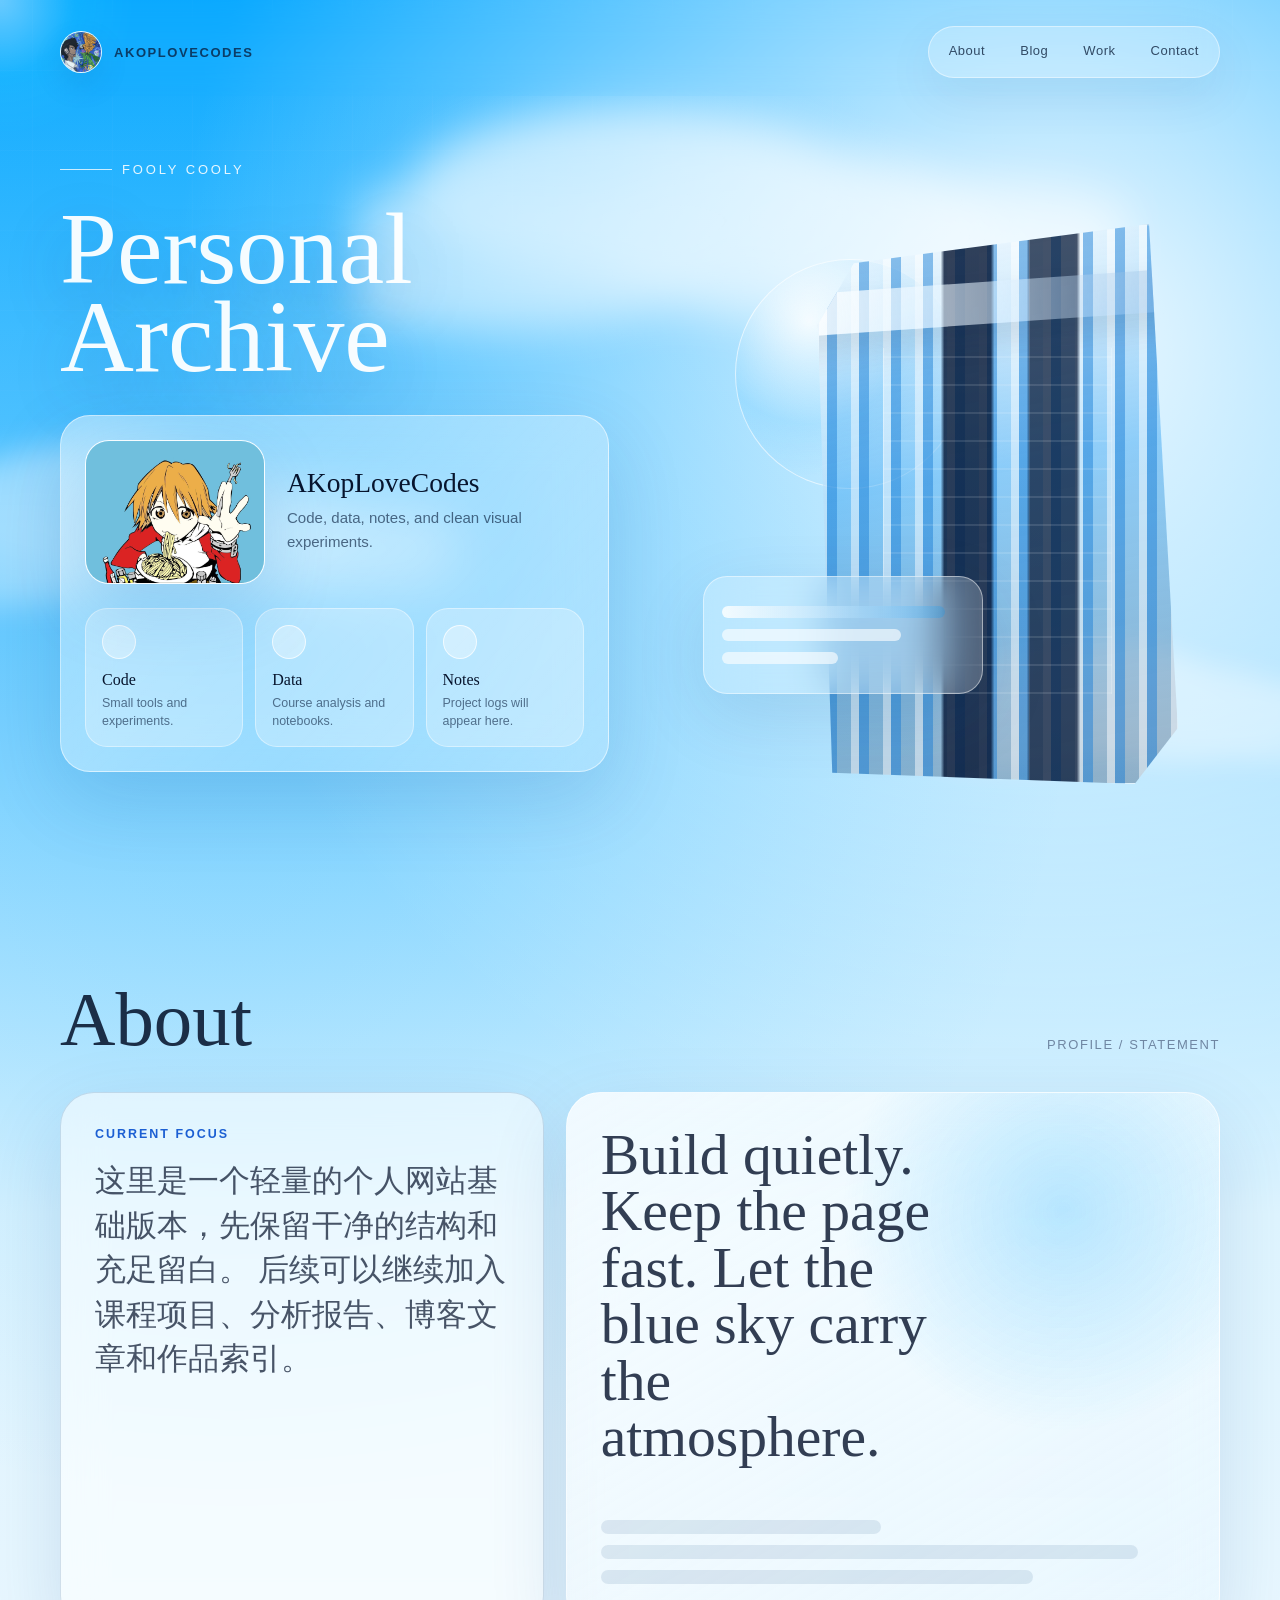
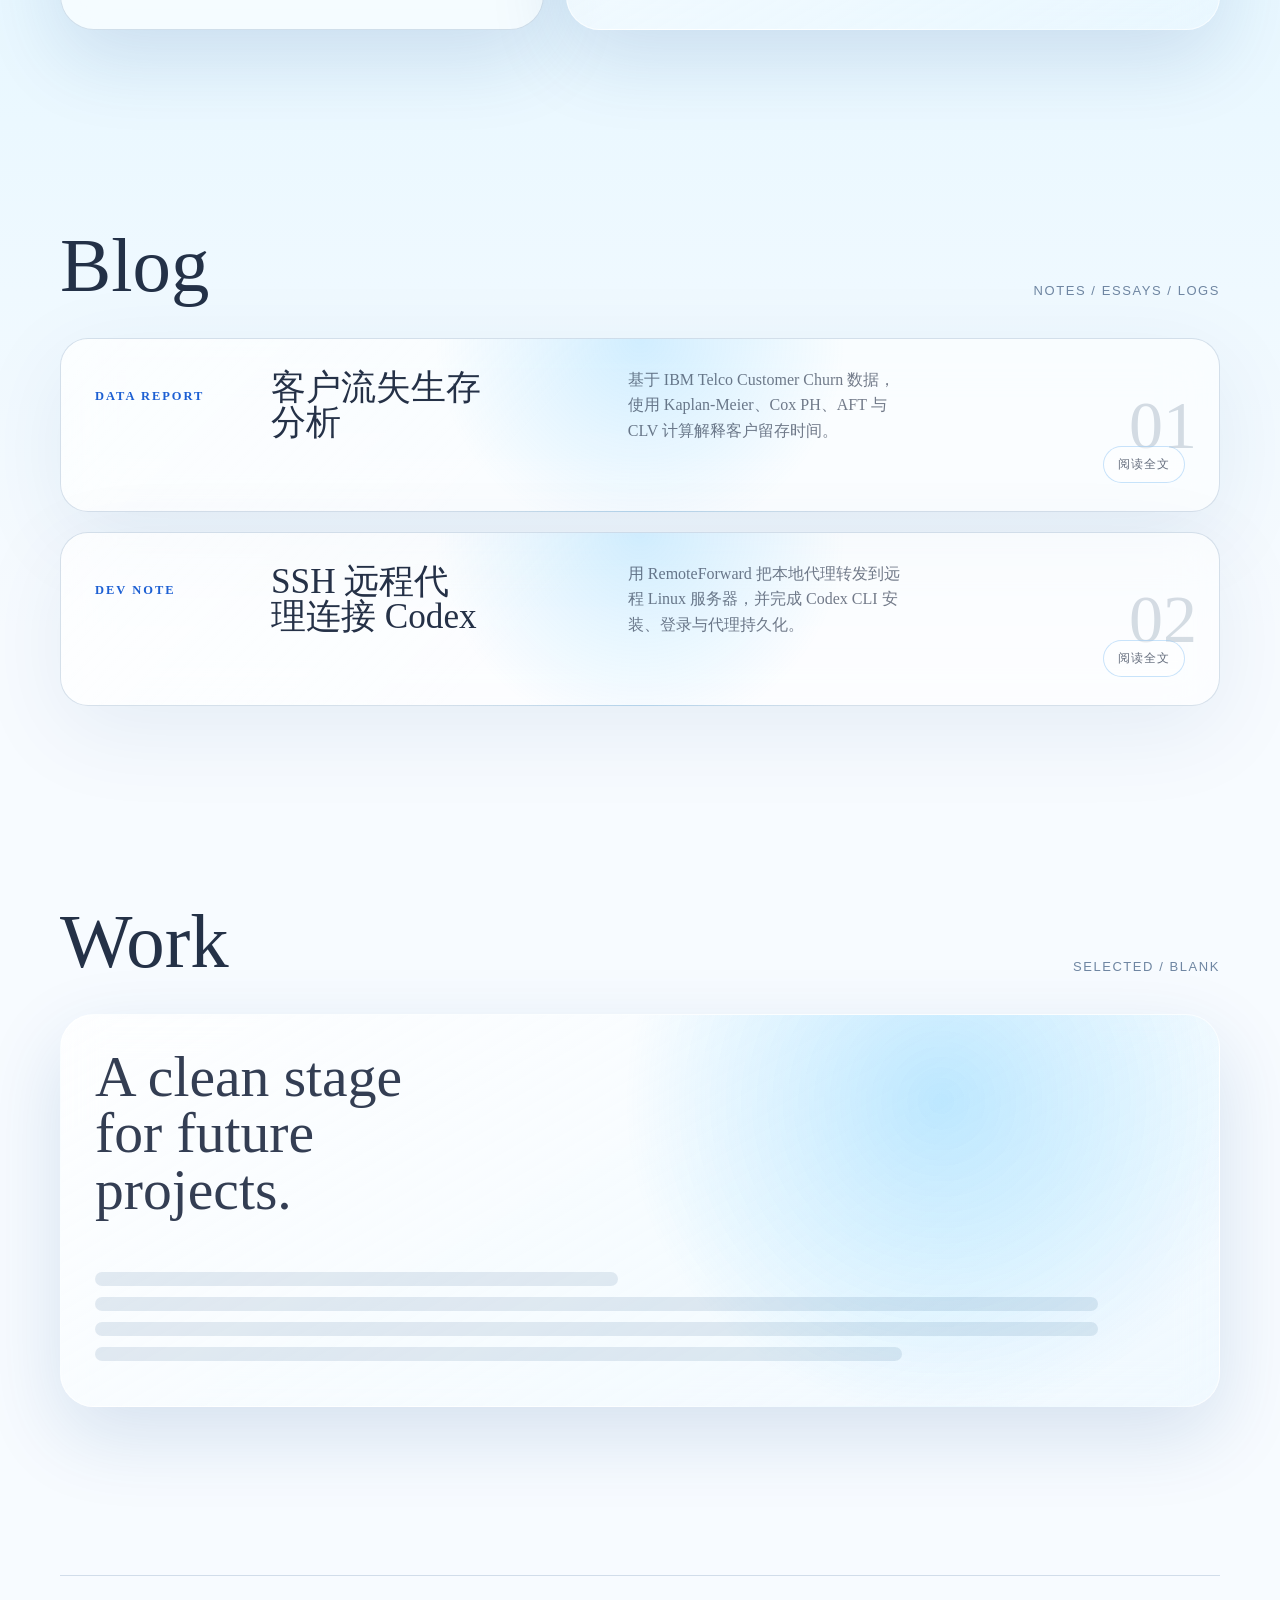
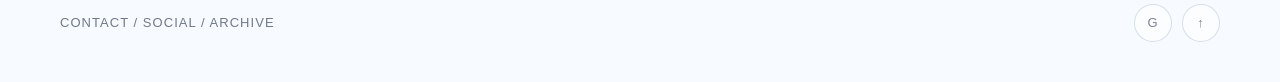
<file: index.html>
<!doctype html>
<html lang="zh-CN">
  <head>
    <meta charset="utf-8">
    <meta name="viewport" content="width=device-width, initial-scale=1">
    <meta
      name="description"
      content="AKopLoveCodes 的个人主页，采用蓝白极简艺术风格。"
    >
    <title>AKopLoveCodes | Personal Archive</title>
    <link rel="stylesheet" href="assets/style.css">
    <script src="assets/site.js" defer></script>
  </head>
  <body>
    <div class="progress" id="progress" aria-hidden="true"></div>
    <div class="cursor-glow" id="cursorGlow" aria-hidden="true"></div>

    <div class="clouds" aria-hidden="true">
      <div class="cloud one"></div>
      <div class="cloud two"></div>
      <div class="cloud three"></div>
    </div>

    <main class="page">
      <header>
        <a class="brand" href="#top" aria-label="回到顶部">
          <span class="brand-mark">
            <img src="assets/images/site/brand-avatar.jpg" alt="">
          </span>
          <span>AKopLoveCodes</span>
        </a>
        <nav aria-label="主导航">
          <a href="#about">About</a>
          <a href="#blog">Blog</a>
          <a href="#work">Work</a>
          <a href="#contact">Contact</a>
        </nav>
      </header>

      <section class="hero" id="top">
        <div class="hero-copy reveal">
          <div class="eyebrow">Fooly Cooly</div>
          <h1>Personal<br>Archive</h1>
          <div class="intro-panel">
            <div class="intro-head">
              <div class="avatar">
                <img src="assets/images/site/hero-avatar.jpg" alt="Fooly Cooly avatar">
              </div>
              <div>
                <p class="profile-name">AKopLoveCodes</p>
                <p class="profile-role">Code, data, notes, and clean visual experiments.</p>
              </div>
            </div>
            <div class="intro-grid" aria-label="个人主页重点">
              <div class="mini">
                <span></span>
                <strong>Code</strong>
                <p>Small tools and experiments.</p>
              </div>
              <div class="mini">
                <span></span>
                <strong>Data</strong>
                <p>Course analysis and notebooks.</p>
              </div>
              <div class="mini">
                <span></span>
                <strong>Notes</strong>
                <p>Project logs will appear here.</p>
              </div>
            </div>
          </div>
        </div>

        <div class="visual reveal" aria-hidden="true">
          <div class="orb"></div>
          <div class="tower"></div>
          <div class="caption">
            <div class="line blue long"></div>
            <div class="line mid"></div>
            <div class="line short"></div>
          </div>
        </div>
      </section>

      <section id="about" class="reveal">
        <div class="section-title">
          <h2>About</h2>
          <p>profile / statement</p>
        </div>
        <div class="about-wrap">
          <div class="large-panel">
            <p class="kicker">Current Focus</p>
            <p class="panel-copy">
              这里是一个轻量的个人网站基础版本，先保留干净的结构和充足留白。
              后续可以继续加入课程项目、分析报告、博客文章和作品索引。
            </p>
          </div>
          <div class="statement">
            <p class="statement-text">
              Build quietly. Keep the page fast. Let the blue sky carry the atmosphere.
            </p>
            <div class="line blue short"></div>
            <div class="line long"></div>
            <div class="line mid"></div>
          </div>
        </div>
      </section>

      <section id="blog" class="reveal">
        <div class="section-title">
          <h2>Blog</h2>
          <p>notes / essays / logs</p>
        </div>
        <div class="blog-grid">
          <a class="card blog-card" href="blog/telco-survival-analysis-report.html" aria-label="打开客户流失生存分析报告">
            <div class="card-inner">
              <p class="card-label">Data Report</p>
              <h3>客户流失生存分析</h3>
              <p>基于 IBM Telco Customer Churn 数据，使用 Kaplan-Meier、Cox PH、AFT 与 CLV 计算解释客户留存时间。</p>
            </div>
            <div class="card-index">01</div>
            <span class="card-cta">阅读全文</span>
          </a>
          <a class="card blog-card" href="blog/ssh-remote-proxy-codex.html" aria-label="打开 SSH 远程代理连接 Codex 教程">
            <div class="card-inner">
              <p class="card-label">Dev Note</p>
              <h3>SSH 远程代理连接 Codex</h3>
              <p>用 RemoteForward 把本地代理转发到远程 Linux 服务器，并完成 Codex CLI 安装、登录与代理持久化。</p>
            </div>
            <div class="card-index">02</div>
            <span class="card-cta">阅读全文</span>
          </a>
        </div>
      </section>

      <section id="work" class="reveal">
        <div class="section-title">
          <h2>Work</h2>
          <p>selected / blank</p>
        </div>
        <div class="statement work-panel">
          <p class="statement-text">A clean stage for future projects.</p>
          <div class="line blue short"></div>
          <div class="line long"></div>
          <div class="line long"></div>
          <div class="line mid"></div>
        </div>
      </section>

      <footer id="contact">
        <div class="footer-panel reveal">
          <span>Contact / Social / Archive</span>
          <div class="social" aria-label="社交链接">
            <a href="https://github.com/AKopLoveCodes" aria-label="GitHub">G</a>
            <a href="#top" aria-label="Back to top">↑</a>
          </div>
        </div>
      </footer>
    </main>
  </body>
</html>
</file>
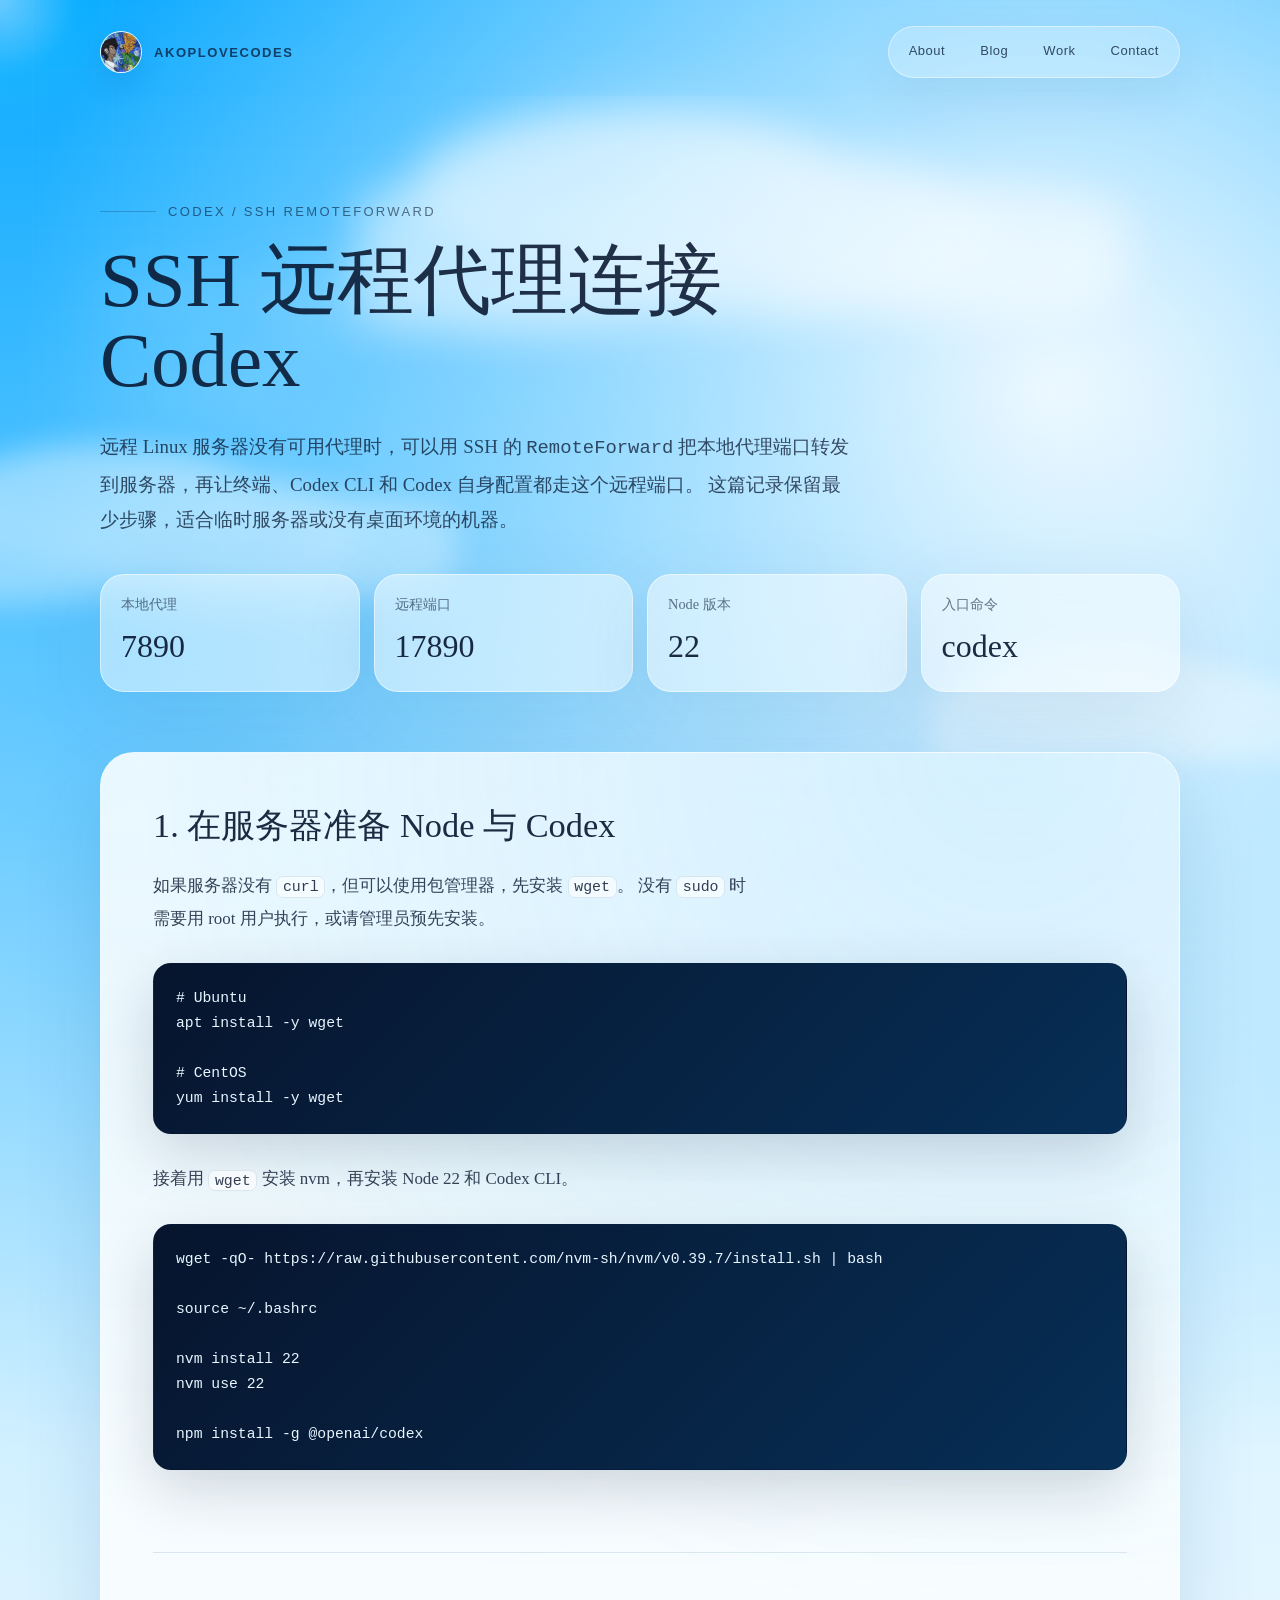
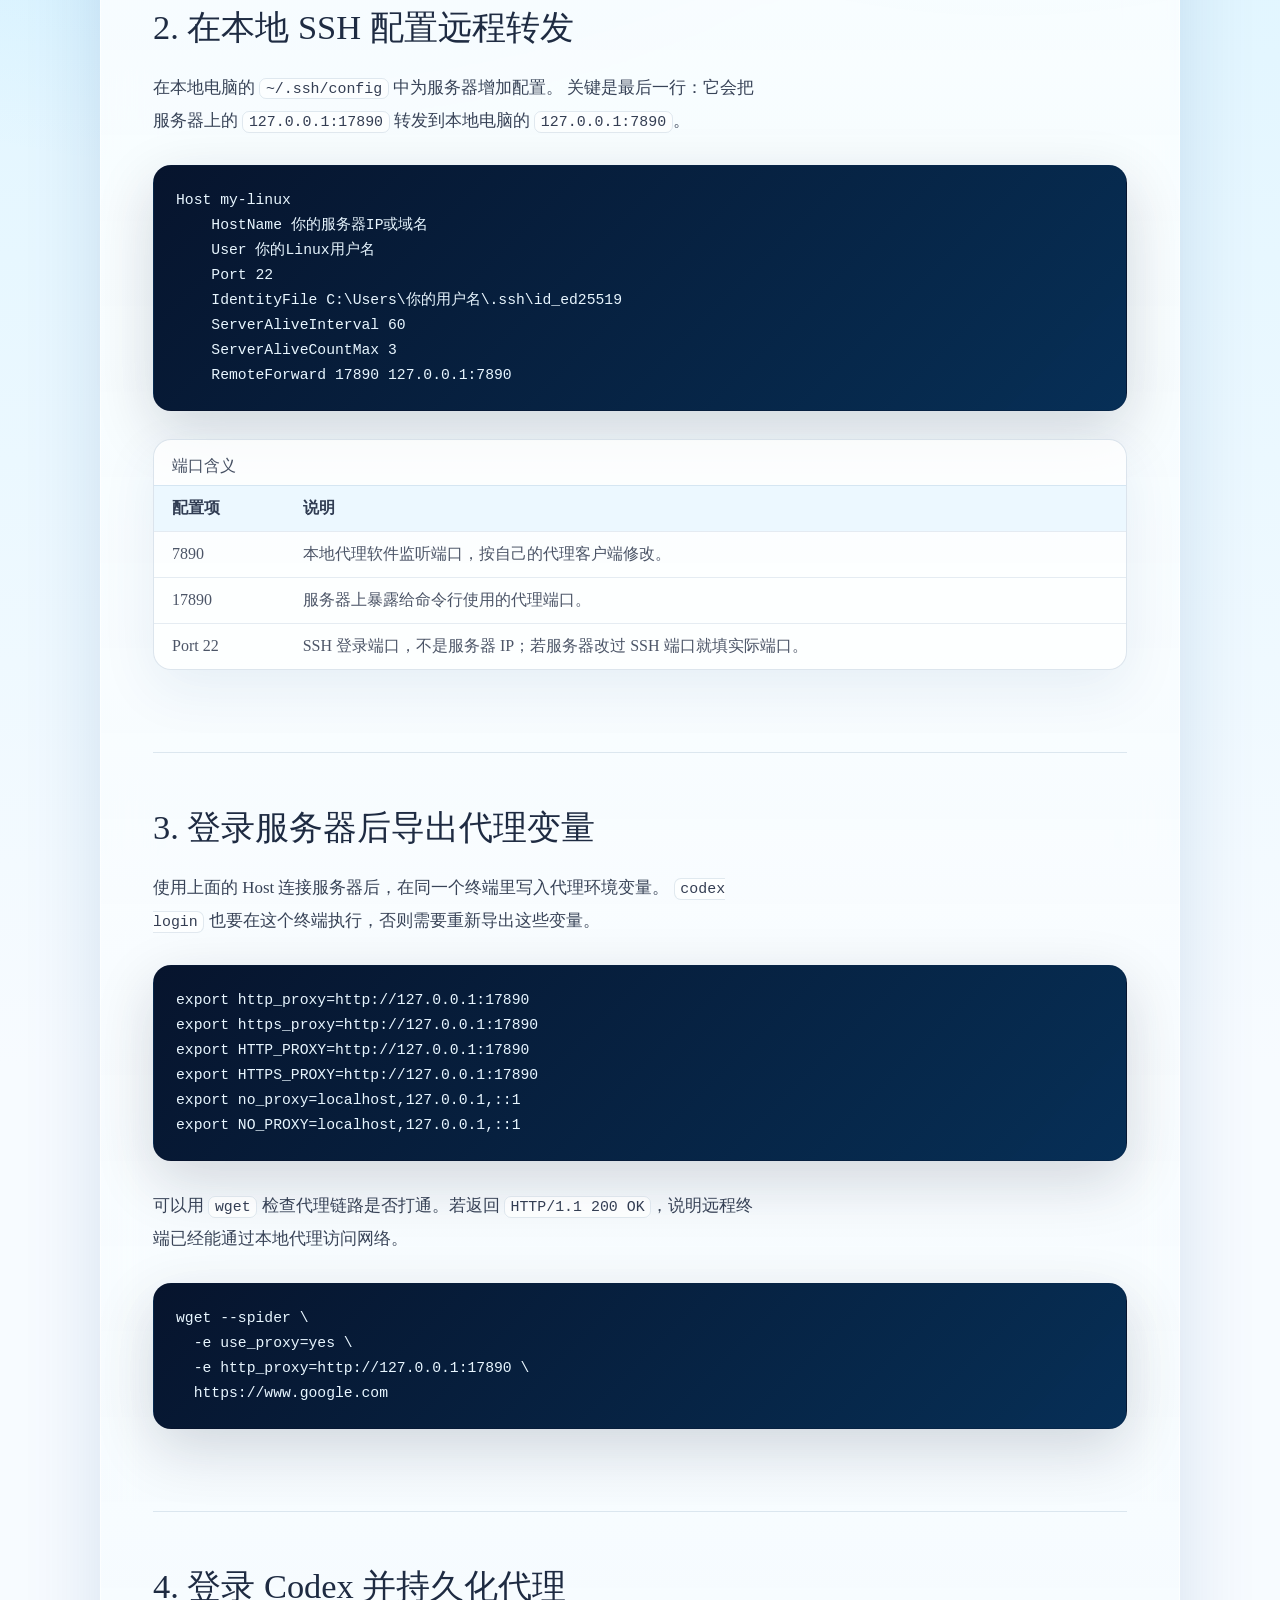
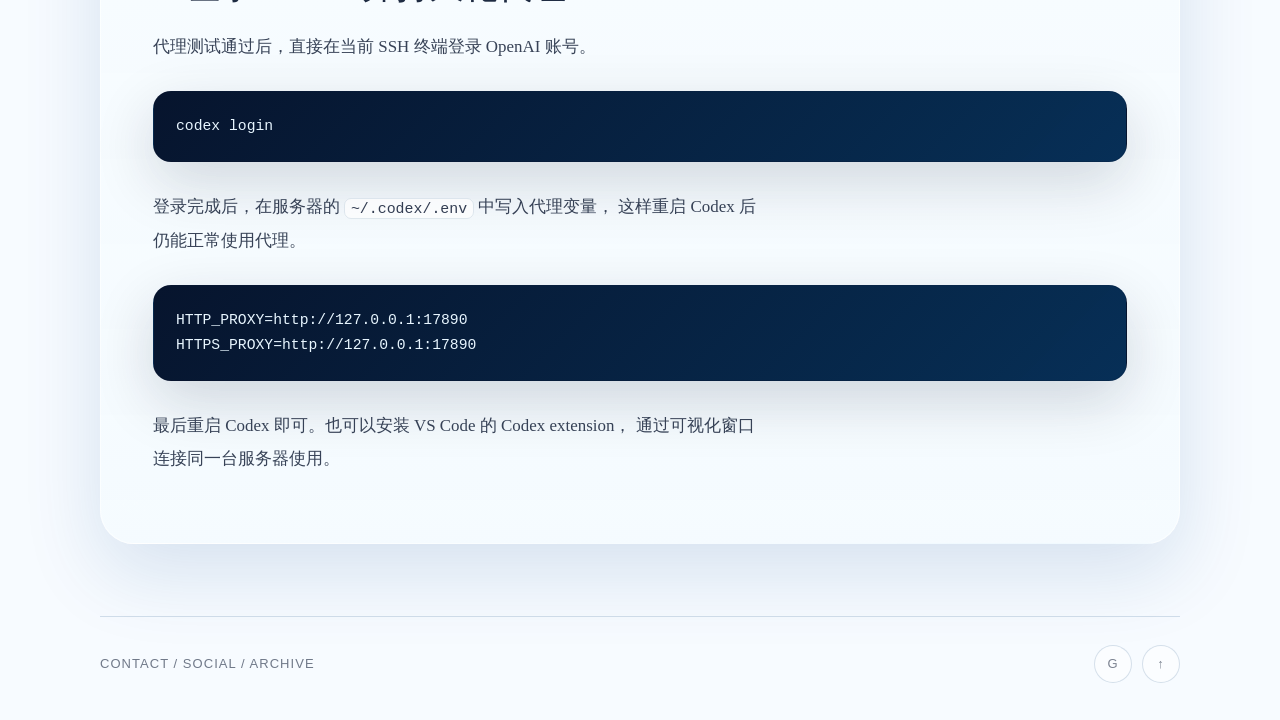
<file: blog/ssh-remote-proxy-codex.html>
<!doctype html>
<html lang="zh-CN">
  <head>
    <meta charset="utf-8">
    <meta name="viewport" content="width=device-width, initial-scale=1">
    <meta
      name="description"
      content="通过 SSH RemoteForward 将本地代理转发到远程 Linux 服务器，并在服务器上安装、登录和配置 Codex。"
    >
    <title>SSH 远程代理连接 Codex | AKopLoveCodes</title>
    <link rel="stylesheet" href="../assets/style.css">
    <script src="../assets/site.js" defer></script>
  </head>
  <body>
    <div class="progress" id="progress" aria-hidden="true"></div>
    <div class="cursor-glow" id="cursorGlow" aria-hidden="true"></div>

    <div class="clouds" aria-hidden="true">
      <div class="cloud one"></div>
      <div class="cloud two"></div>
      <div class="cloud three"></div>
    </div>

    <main class="page article-page">
      <header>
        <a class="brand" href="../index.html#top" aria-label="回到主页">
          <span class="brand-mark">
            <img src="../assets/images/site/brand-avatar.jpg" alt="">
          </span>
          <span>AKopLoveCodes</span>
        </a>
        <nav aria-label="主导航">
          <a href="../index.html#about">About</a>
          <a href="../index.html#blog">Blog</a>
          <a href="../index.html#work">Work</a>
          <a href="../index.html#contact">Contact</a>
        </nav>
      </header>

      <article class="article-shell">
        <section class="article-hero reveal">
          <p class="article-kicker">Codex / SSH RemoteForward</p>
          <h1>SSH 远程代理连接 Codex</h1>
          <p class="article-lead">
            远程 Linux 服务器没有可用代理时，可以用 SSH 的 <code>RemoteForward</code>
            把本地代理端口转发到服务器，再让终端、Codex CLI 和 Codex 自身配置都走这个远程端口。
            这篇记录保留最少步骤，适合临时服务器或没有桌面环境的机器。
          </p>
          <div class="metric-grid" aria-label="教程关键参数">
            <div class="metric">
              <span>本地代理</span>
              <strong>7890</strong>
            </div>
            <div class="metric">
              <span>远程端口</span>
              <strong>17890</strong>
            </div>
            <div class="metric">
              <span>Node 版本</span>
              <strong>22</strong>
            </div>
            <div class="metric">
              <span>入口命令</span>
              <strong>codex</strong>
            </div>
          </div>
        </section>

        <div class="article-body reveal">
          <section class="article-section">
            <h2>1. 在服务器准备 Node 与 Codex</h2>
            <p>
              如果服务器没有 <code>curl</code>，但可以使用包管理器，先安装 <code>wget</code>。
              没有 <code>sudo</code> 时需要用 root 用户执行，或请管理员预先安装。
            </p>
            <pre class="article-code"><code># Ubuntu
apt install -y wget

# CentOS
yum install -y wget</code></pre>
            <p>
              接着用 <code>wget</code> 安装 nvm，再安装 Node 22 和 Codex CLI。
            </p>
            <pre class="article-code"><code>wget -qO- https://raw.githubusercontent.com/nvm-sh/nvm/v0.39.7/install.sh | bash

source ~/.bashrc

nvm install 22
nvm use 22

npm install -g @openai/codex</code></pre>
          </section>

          <section class="article-section">
            <h2>2. 在本地 SSH 配置远程转发</h2>
            <p>
              在本地电脑的 <code>~/.ssh/config</code> 中为服务器增加配置。
              关键是最后一行：它会把服务器上的 <code>127.0.0.1:17890</code>
              转发到本地电脑的 <code>127.0.0.1:7890</code>。
            </p>
            <pre class="article-code"><code>Host my-linux
    HostName 你的服务器IP或域名
    User 你的Linux用户名
    Port 22
    IdentityFile C:\Users\你的用户名\.ssh\id_ed25519
    ServerAliveInterval 60
    ServerAliveCountMax 3
    RemoteForward 17890 127.0.0.1:7890</code></pre>
            <div class="table-wrap">
              <table class="report-table">
                <caption>端口含义</caption>
                <thead>
                  <tr>
                    <th>配置项</th>
                    <th>说明</th>
                  </tr>
                </thead>
                <tbody>
                  <tr><td>7890</td><td>本地代理软件监听端口，按自己的代理客户端修改。</td></tr>
                  <tr><td>17890</td><td>服务器上暴露给命令行使用的代理端口。</td></tr>
                  <tr><td>Port 22</td><td>SSH 登录端口，不是服务器 IP；若服务器改过 SSH 端口就填实际端口。</td></tr>
                </tbody>
              </table>
            </div>
          </section>

          <section class="article-section">
            <h2>3. 登录服务器后导出代理变量</h2>
            <p>
              使用上面的 Host 连接服务器后，在同一个终端里写入代理环境变量。
              <code>codex login</code> 也要在这个终端执行，否则需要重新导出这些变量。
            </p>
            <pre class="article-code"><code>export http_proxy=http://127.0.0.1:17890
export https_proxy=http://127.0.0.1:17890
export HTTP_PROXY=http://127.0.0.1:17890
export HTTPS_PROXY=http://127.0.0.1:17890
export no_proxy=localhost,127.0.0.1,::1
export NO_PROXY=localhost,127.0.0.1,::1</code></pre>
            <p>
              可以用 <code>wget</code> 检查代理链路是否打通。若返回
              <code>HTTP/1.1 200 OK</code>，说明远程终端已经能通过本地代理访问网络。
            </p>
            <pre class="article-code"><code>wget --spider \
  -e use_proxy=yes \
  -e http_proxy=http://127.0.0.1:17890 \
  https://www.google.com</code></pre>
          </section>

          <section class="article-section">
            <h2>4. 登录 Codex 并持久化代理</h2>
            <p>
              代理测试通过后，直接在当前 SSH 终端登录 OpenAI 账号。
            </p>
            <pre class="article-code"><code>codex login</code></pre>
            <p>
              登录完成后，在服务器的 <code>~/.codex/.env</code> 中写入代理变量，
              这样重启 Codex 后仍能正常使用代理。
            </p>
            <pre class="article-code"><code>HTTP_PROXY=http://127.0.0.1:17890
HTTPS_PROXY=http://127.0.0.1:17890</code></pre>
            <p>
              最后重启 Codex 即可。也可以安装 VS Code 的 Codex extension，
              通过可视化窗口连接同一台服务器使用。
            </p>
          </section>
        </div>
      </article>

      <footer id="contact">
        <div class="footer-panel reveal">
          <span>Contact / Social / Archive</span>
          <div class="social" aria-label="社交链接">
            <a href="https://github.com/AKopLoveCodes" aria-label="GitHub">G</a>
            <a href="../index.html#blog" aria-label="Back to blog">↑</a>
          </div>
        </div>
      </footer>
    </main>
  </body>
</html>
</file>
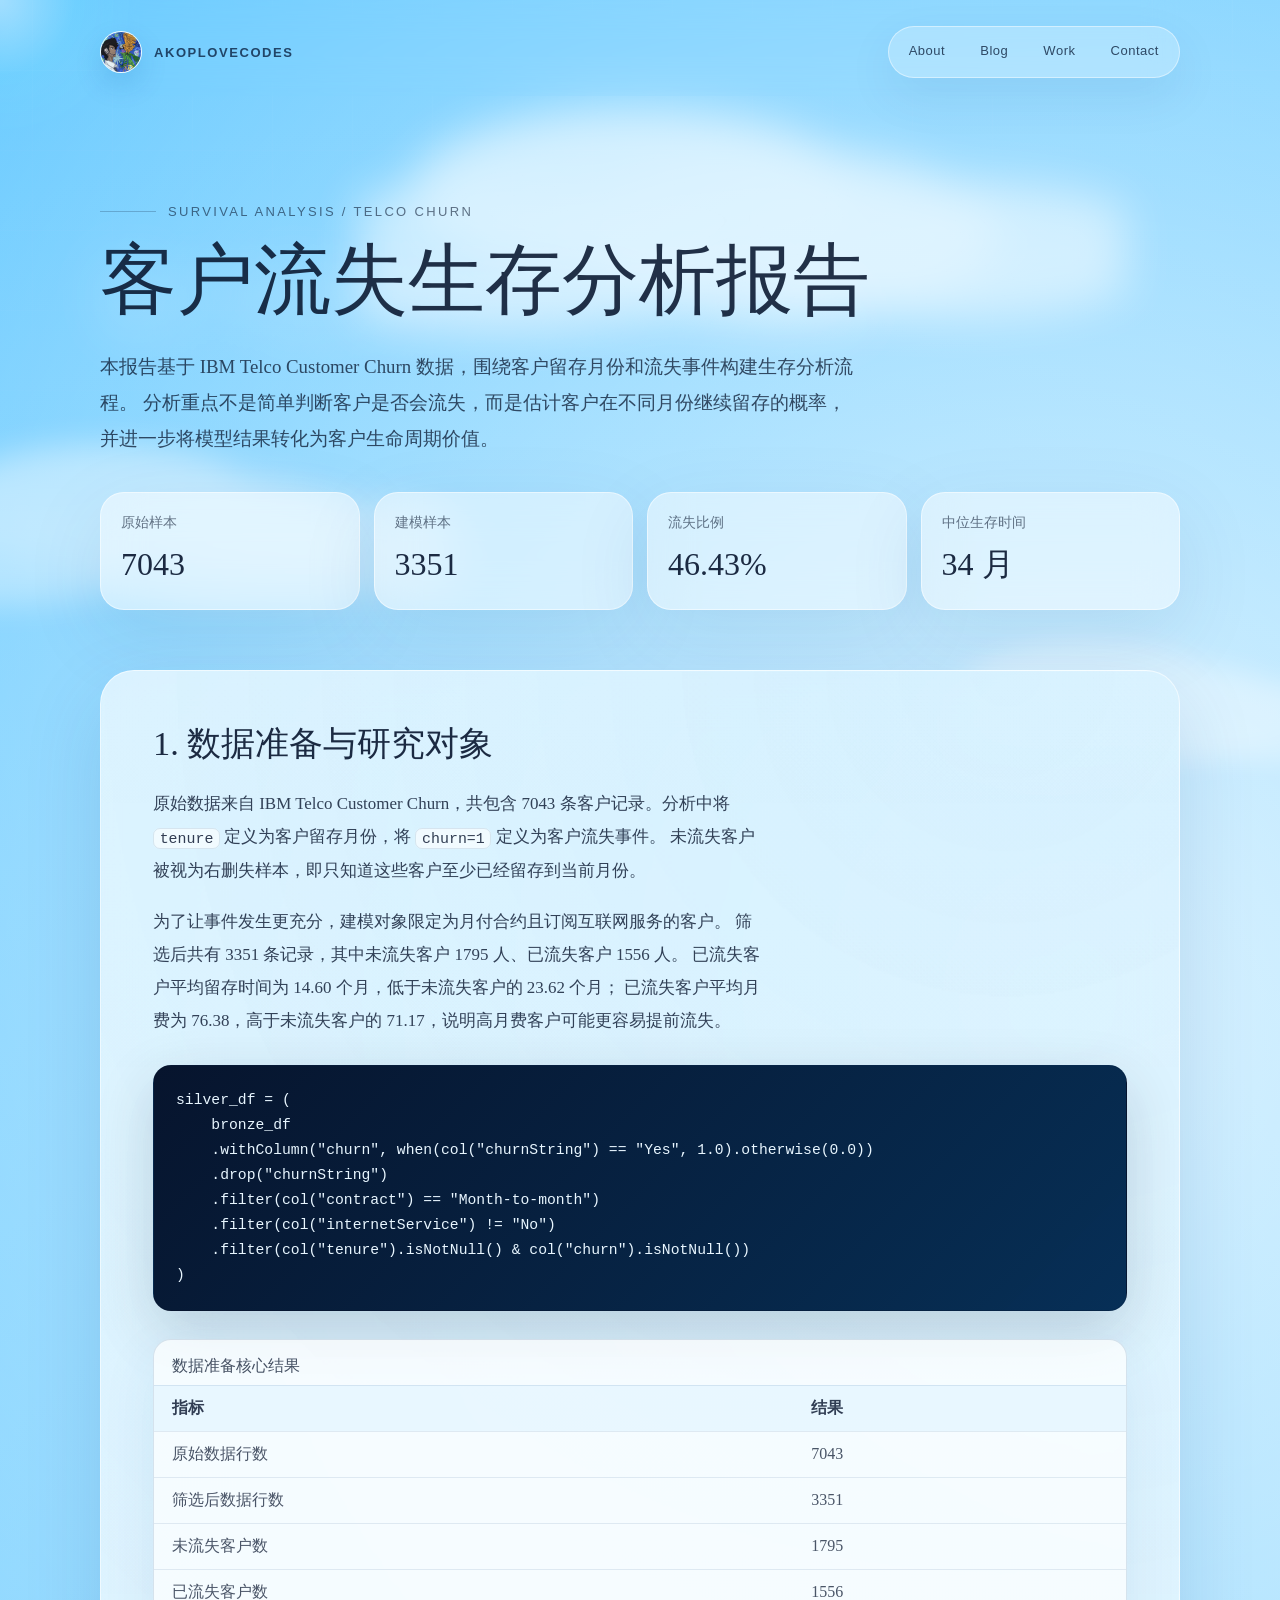
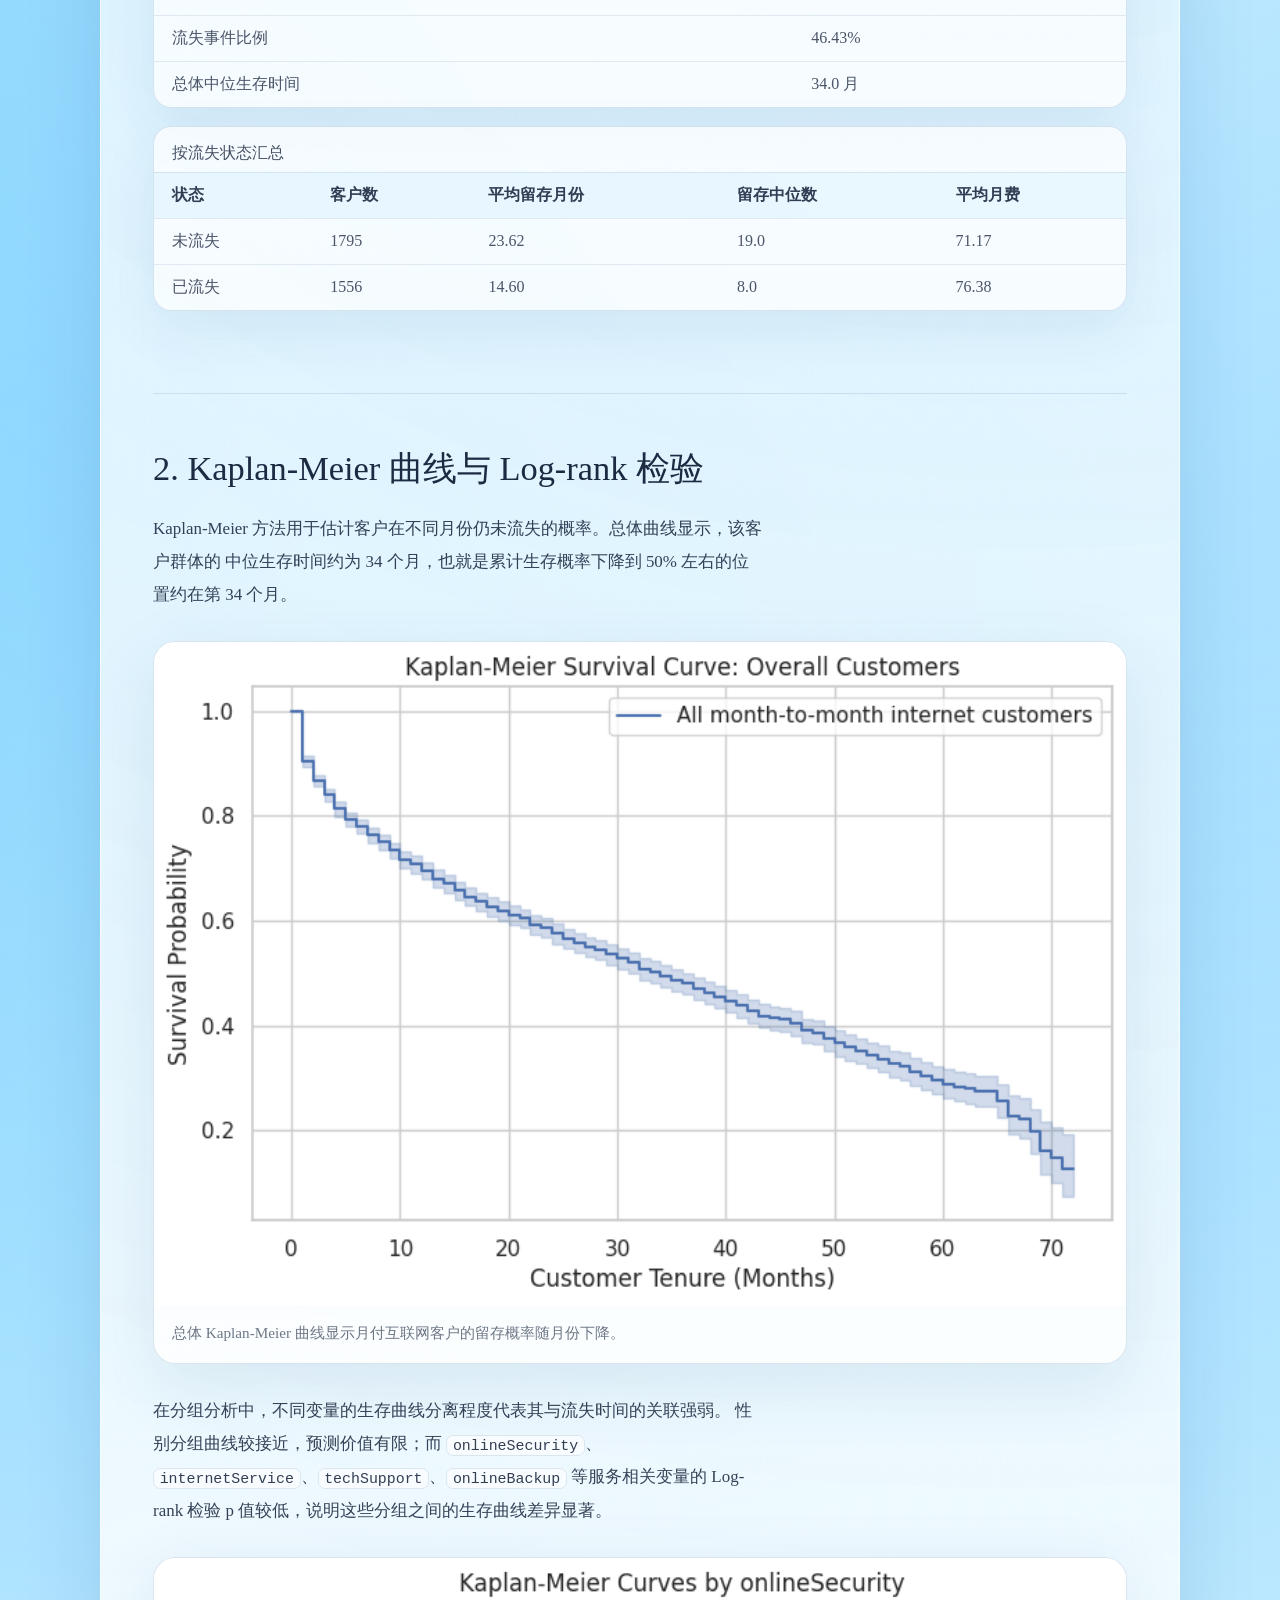
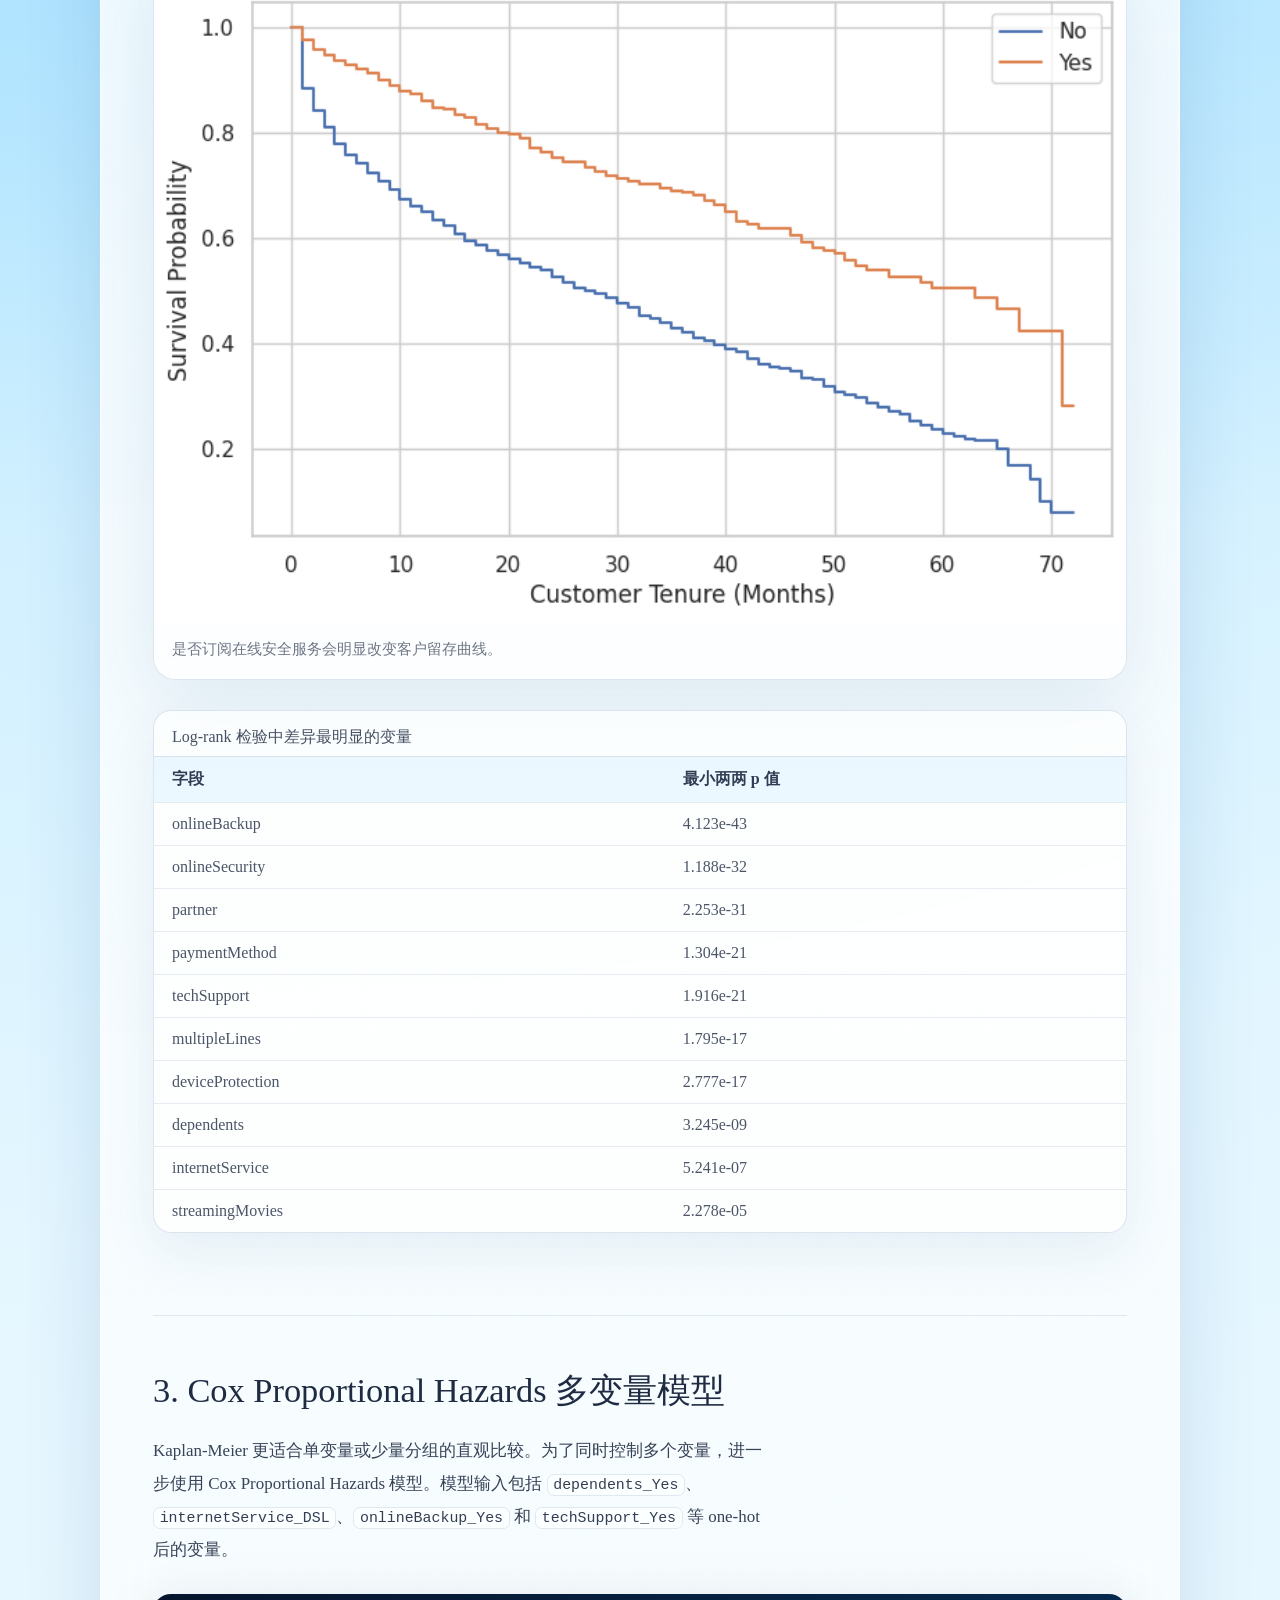
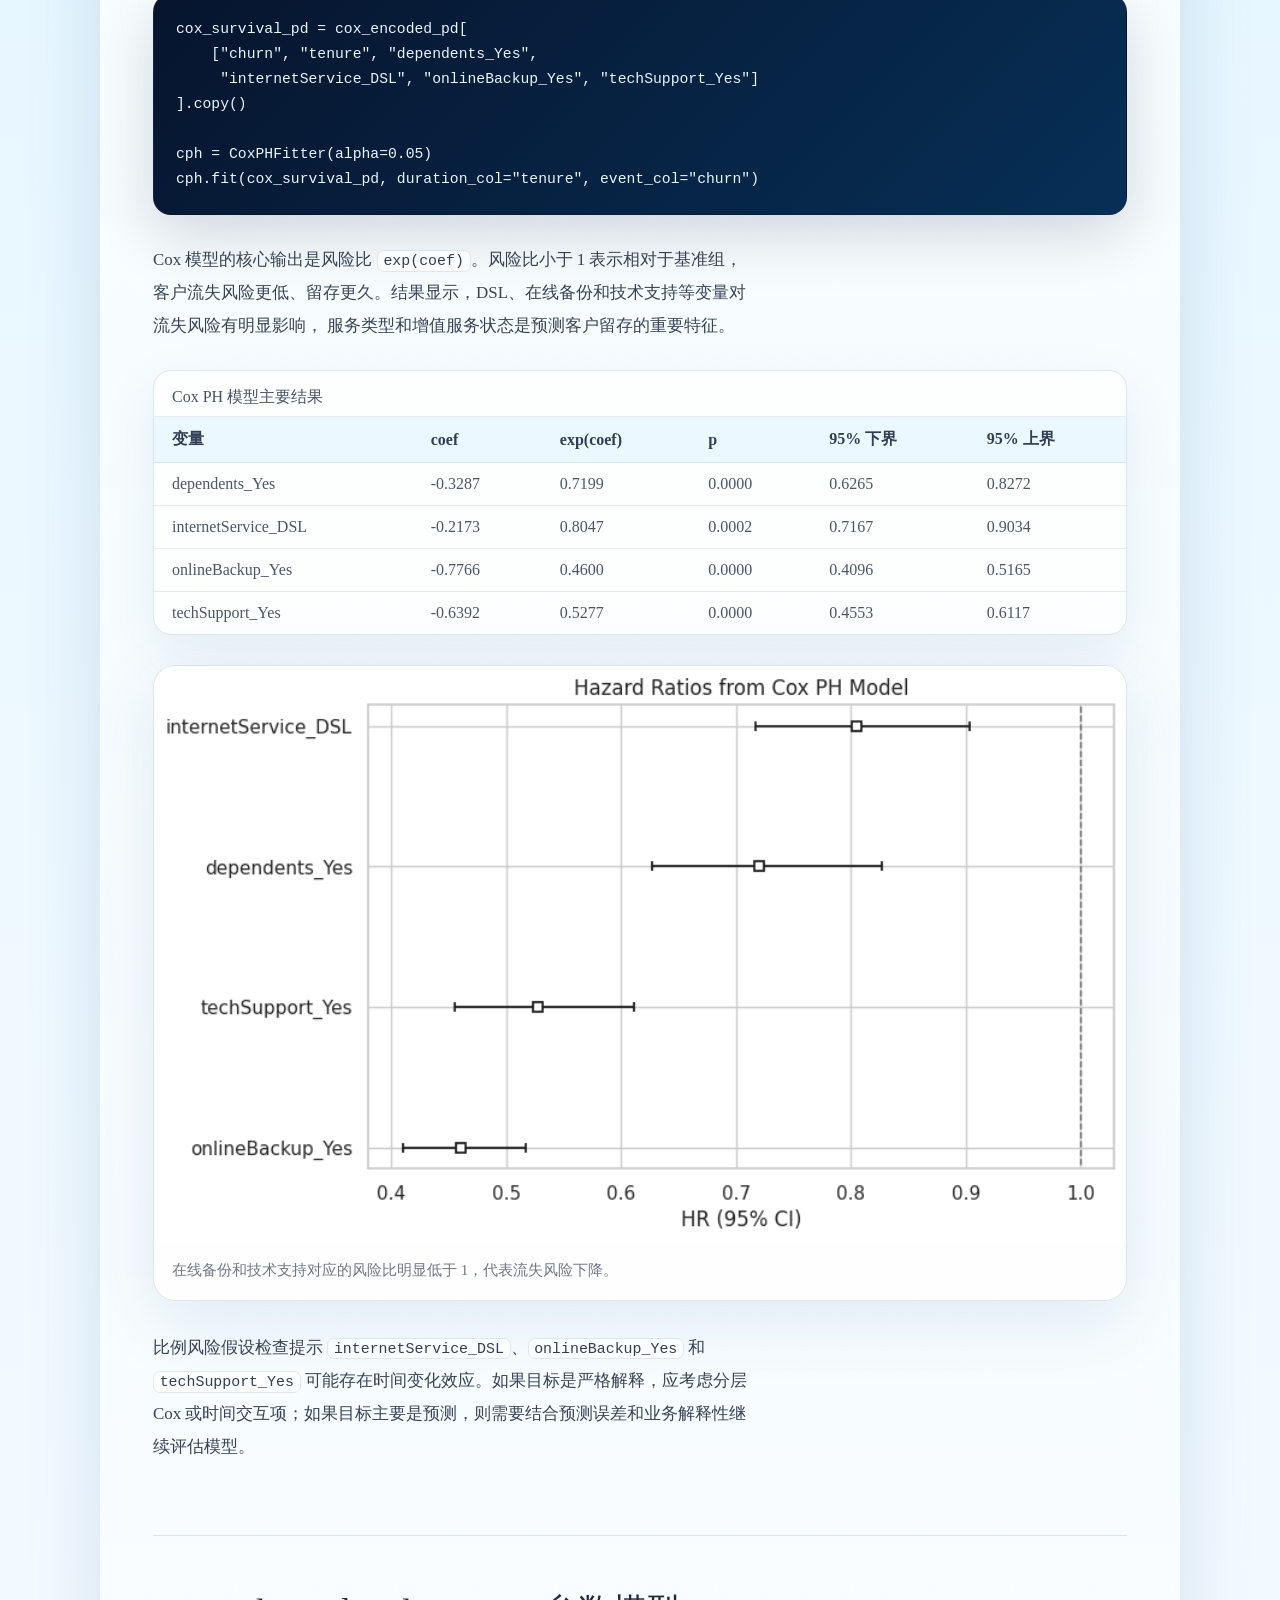
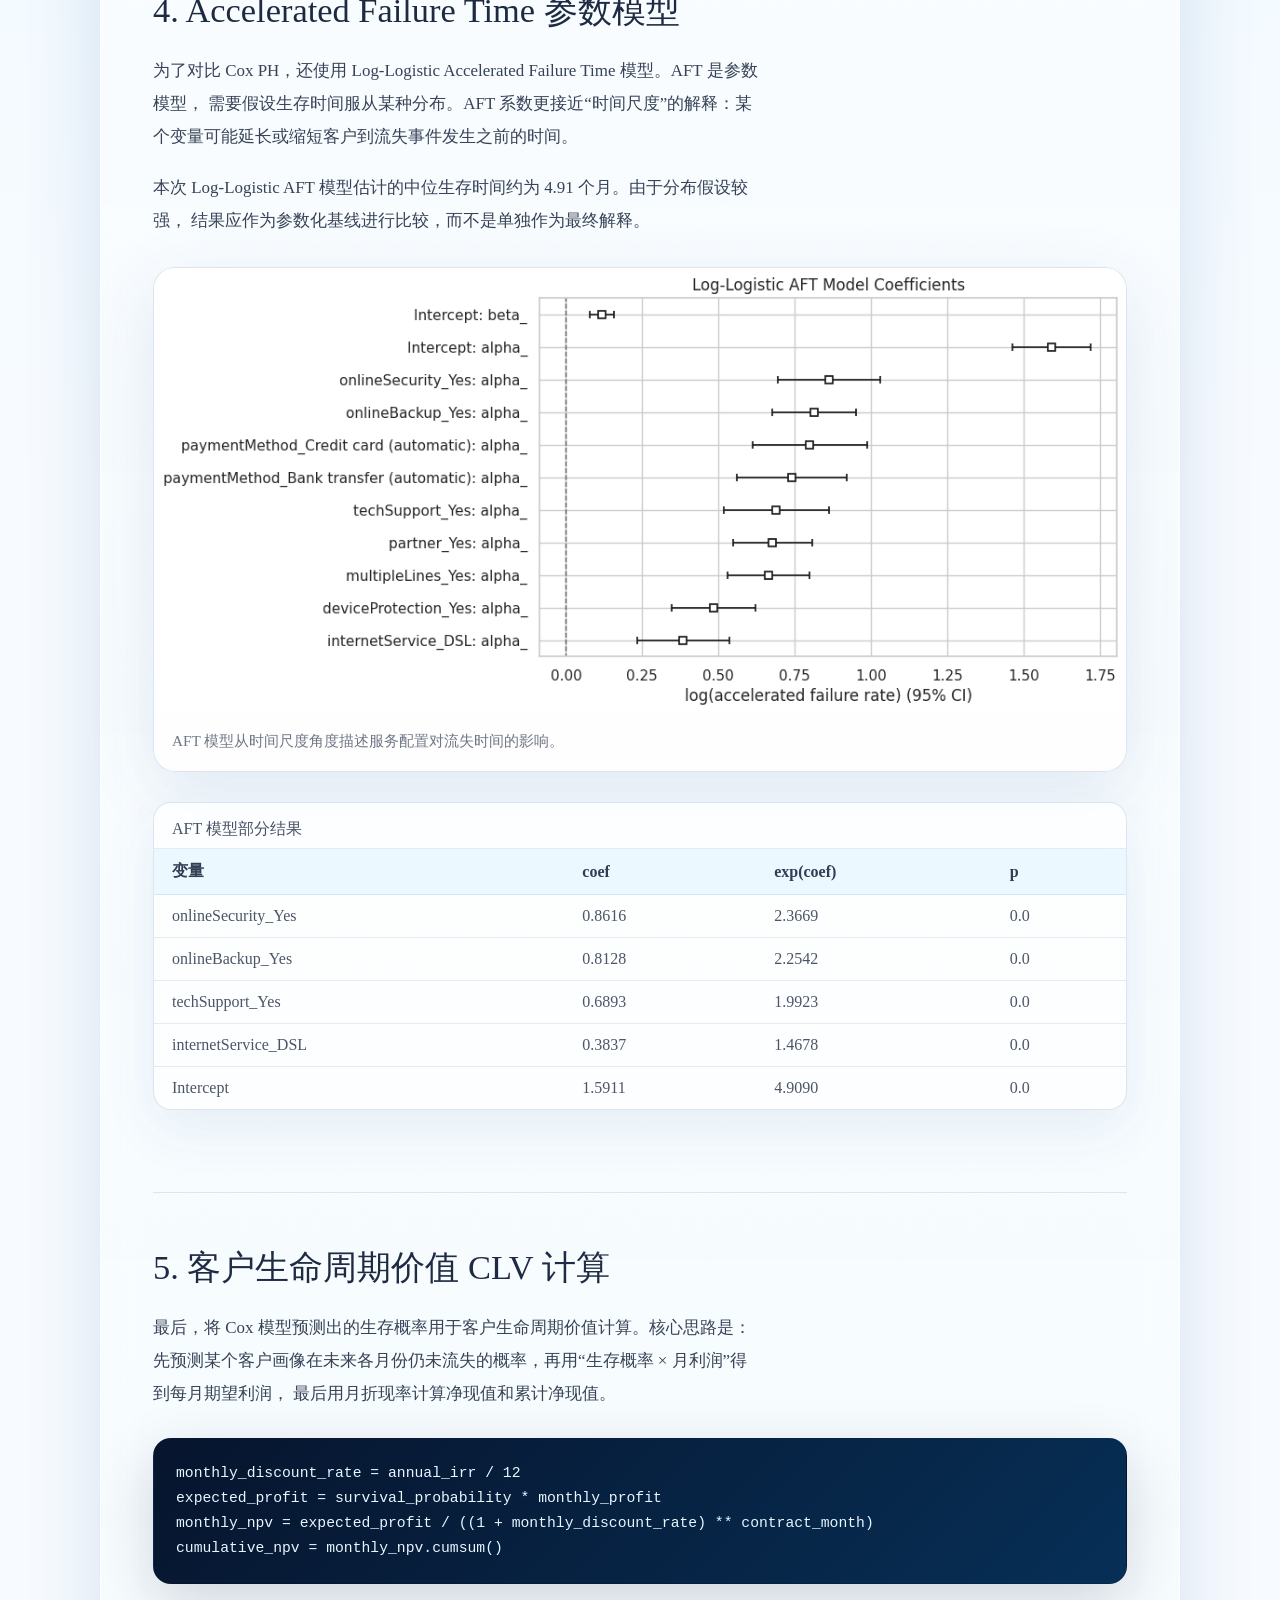
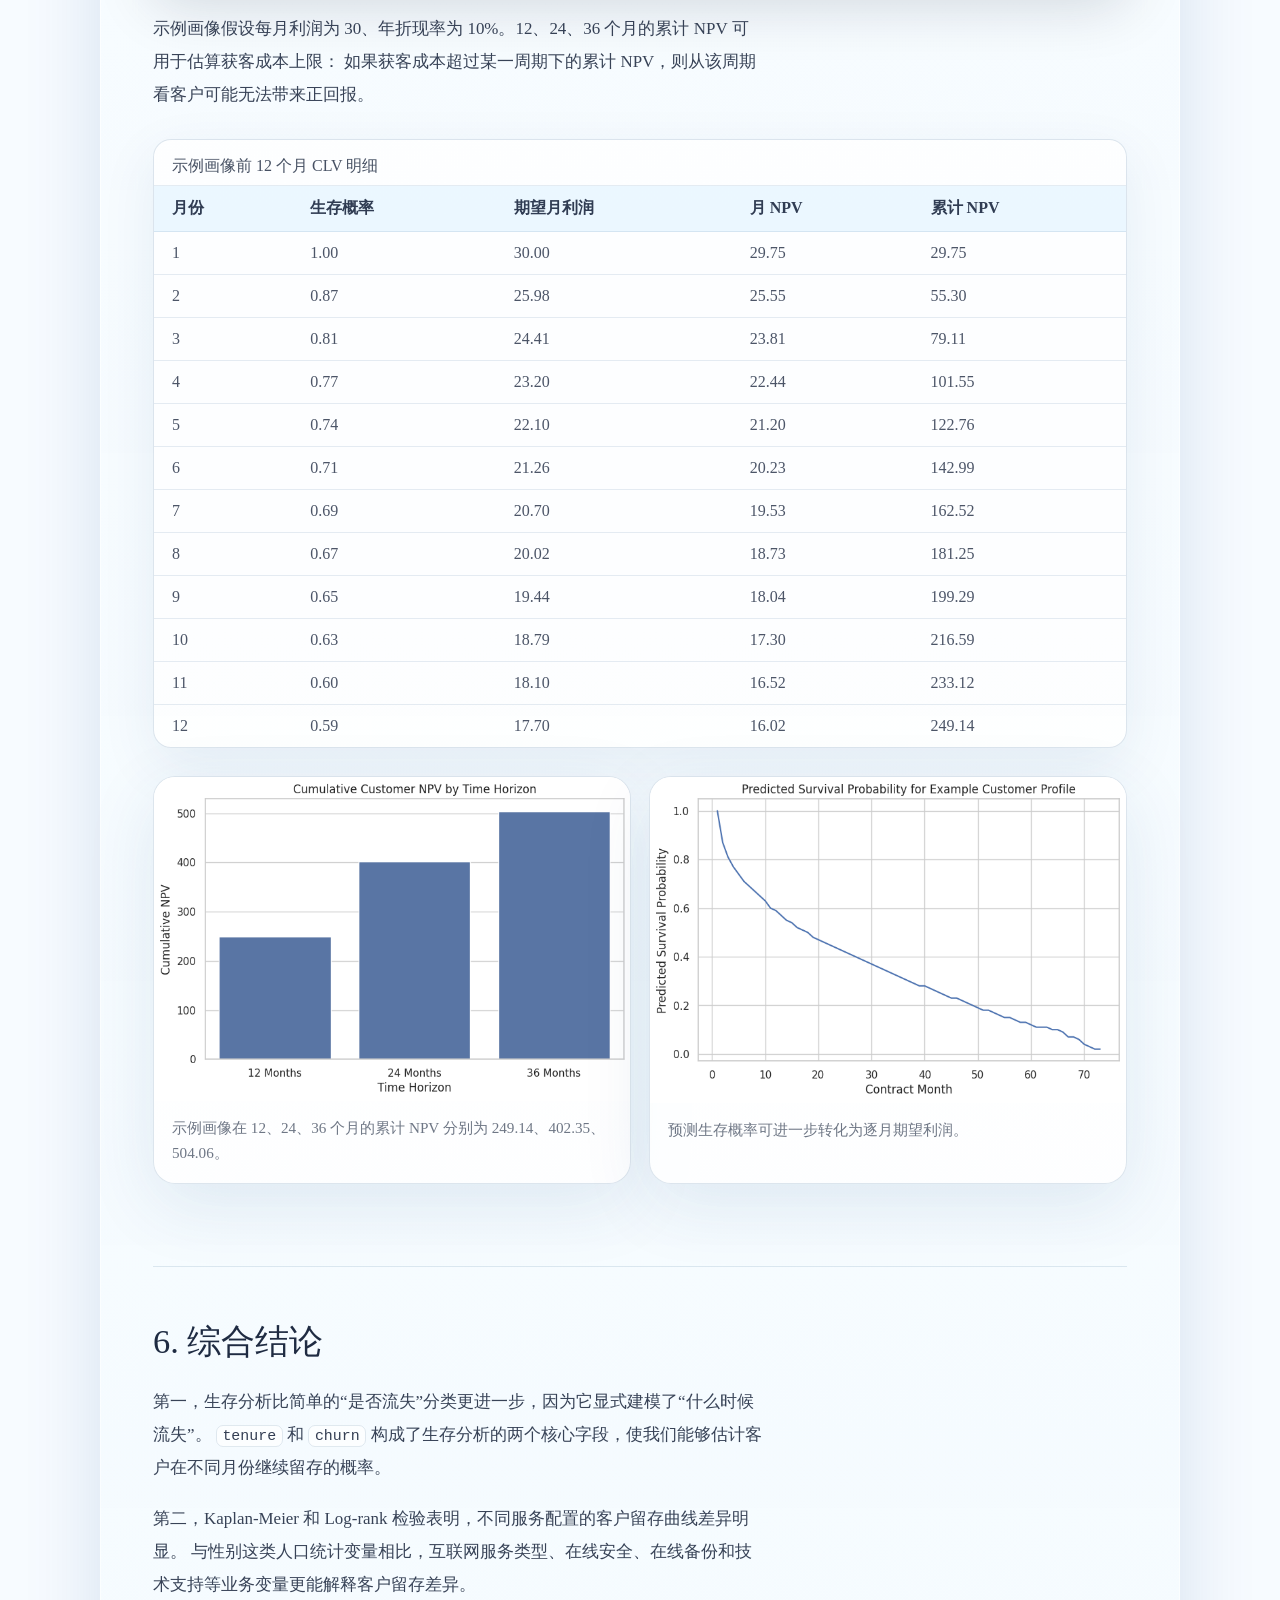
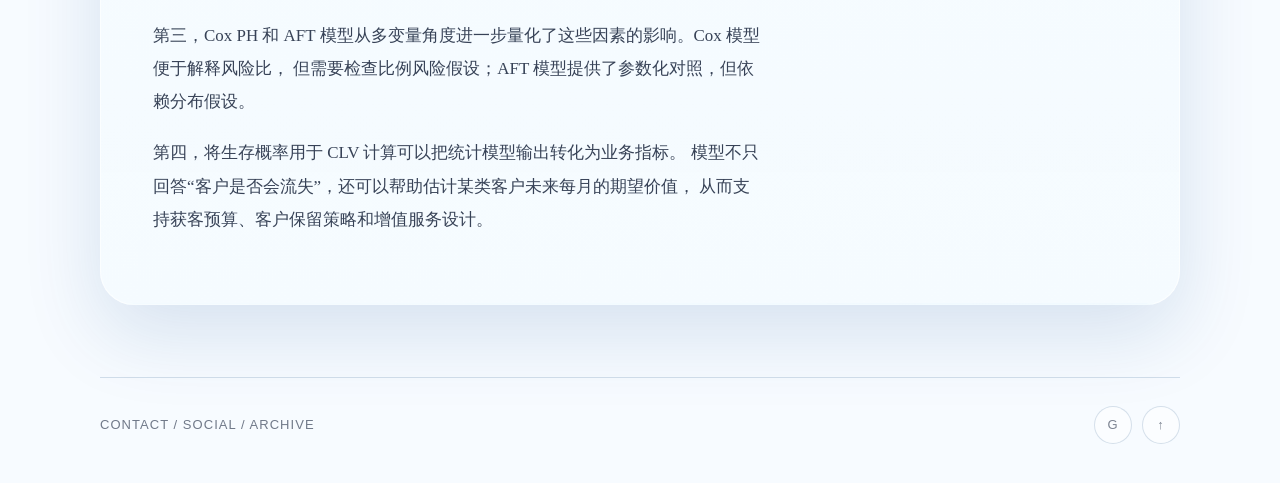
<file: blog/telco-survival-analysis-report.html>
<!doctype html>
<html lang="zh-CN">
  <head>
    <meta charset="utf-8">
    <meta name="viewport" content="width=device-width, initial-scale=1">
    <meta
      name="description"
      content="基于 IBM Telco Customer Churn 数据的客户流失生存分析报告。"
    >
    <title>客户流失生存分析报告 | AKopLoveCodes</title>
    <link rel="stylesheet" href="../assets/style.css">
    <script src="../assets/site.js" defer></script>
  </head>
  <body>
    <div class="progress" id="progress" aria-hidden="true"></div>
    <div class="cursor-glow" id="cursorGlow" aria-hidden="true"></div>

    <div class="clouds" aria-hidden="true">
      <div class="cloud one"></div>
      <div class="cloud two"></div>
      <div class="cloud three"></div>
    </div>

    <main class="page article-page">
      <header>
        <a class="brand" href="../index.html#top" aria-label="回到主页">
          <span class="brand-mark">
            <img src="../assets/images/site/brand-avatar.jpg" alt="">
          </span>
          <span>AKopLoveCodes</span>
        </a>
        <nav aria-label="主导航">
          <a href="../index.html#about">About</a>
          <a href="../index.html#blog">Blog</a>
          <a href="../index.html#work">Work</a>
          <a href="../index.html#contact">Contact</a>
        </nav>
      </header>

      <article class="article-shell">
        <section class="article-hero reveal">
          <p class="article-kicker">Survival Analysis / Telco Churn</p>
          <h1>客户流失生存分析报告</h1>
          <p class="article-lead">
            本报告基于 IBM Telco Customer Churn 数据，围绕客户留存月份和流失事件构建生存分析流程。
            分析重点不是简单判断客户是否会流失，而是估计客户在不同月份继续留存的概率，并进一步将模型结果转化为客户生命周期价值。
          </p>
          <div class="metric-grid" aria-label="核心指标">
            <div class="metric">
              <span>原始样本</span>
              <strong>7043</strong>
            </div>
            <div class="metric">
              <span>建模样本</span>
              <strong>3351</strong>
            </div>
            <div class="metric">
              <span>流失比例</span>
              <strong>46.43%</strong>
            </div>
            <div class="metric">
              <span>中位生存时间</span>
              <strong>34 月</strong>
            </div>
          </div>
        </section>

        <div class="article-body reveal">
          <section class="article-section">
            <h2>1. 数据准备与研究对象</h2>
            <p>
              原始数据来自 IBM Telco Customer Churn，共包含 7043 条客户记录。分析中将
              <code>tenure</code> 定义为客户留存月份，将 <code>churn=1</code> 定义为客户流失事件。
              未流失客户被视为右删失样本，即只知道这些客户至少已经留存到当前月份。
            </p>
            <p>
              为了让事件发生更充分，建模对象限定为月付合约且订阅互联网服务的客户。
              筛选后共有 3351 条记录，其中未流失客户 1795 人、已流失客户 1556 人。
              已流失客户平均留存时间为 14.60 个月，低于未流失客户的 23.62 个月；
              已流失客户平均月费为 76.38，高于未流失客户的 71.17，说明高月费客户可能更容易提前流失。
            </p>
            <pre class="article-code"><code>silver_df = (
    bronze_df
    .withColumn("churn", when(col("churnString") == "Yes", 1.0).otherwise(0.0))
    .drop("churnString")
    .filter(col("contract") == "Month-to-month")
    .filter(col("internetService") != "No")
    .filter(col("tenure").isNotNull() &amp; col("churn").isNotNull())
)</code></pre>

            <div class="table-pair">
              <div class="table-wrap">
                <table class="report-table">
                  <caption>数据准备核心结果</caption>
                  <thead>
                    <tr>
                      <th>指标</th>
                      <th>结果</th>
                    </tr>
                  </thead>
                  <tbody>
                    <tr><td>原始数据行数</td><td>7043</td></tr>
                    <tr><td>筛选后数据行数</td><td>3351</td></tr>
                    <tr><td>未流失客户数</td><td>1795</td></tr>
                    <tr><td>已流失客户数</td><td>1556</td></tr>
                    <tr><td>流失事件比例</td><td>46.43%</td></tr>
                    <tr><td>总体中位生存时间</td><td>34.0 月</td></tr>
                  </tbody>
                </table>
              </div>
              <div class="table-wrap">
                <table class="report-table">
                  <caption>按流失状态汇总</caption>
                  <thead>
                    <tr>
                      <th>状态</th>
                      <th>客户数</th>
                      <th>平均留存月份</th>
                      <th>留存中位数</th>
                      <th>平均月费</th>
                    </tr>
                  </thead>
                  <tbody>
                    <tr><td>未流失</td><td>1795</td><td>23.62</td><td>19.0</td><td>71.17</td></tr>
                    <tr><td>已流失</td><td>1556</td><td>14.60</td><td>8.0</td><td>76.38</td></tr>
                  </tbody>
                </table>
              </div>
            </div>
          </section>

          <section class="article-section">
            <h2>2. Kaplan-Meier 曲线与 Log-rank 检验</h2>
            <p>
              Kaplan-Meier 方法用于估计客户在不同月份仍未流失的概率。总体曲线显示，该客户群体的
              中位生存时间约为 34 个月，也就是累计生存概率下降到 50% 左右的位置约在第 34 个月。
            </p>
            <figure class="article-figure">
              <img src="../assets/images/blog/telco-survival-analysis/q2-km-overall.png" alt="总体 Kaplan-Meier 生存曲线">
              <figcaption>总体 Kaplan-Meier 曲线显示月付互联网客户的留存概率随月份下降。</figcaption>
            </figure>
            <p>
              在分组分析中，不同变量的生存曲线分离程度代表其与流失时间的关联强弱。
              性别分组曲线较接近，预测价值有限；而 <code>onlineSecurity</code>、
              <code>internetService</code>、<code>techSupport</code>、<code>onlineBackup</code>
              等服务相关变量的 Log-rank 检验 p 值较低，说明这些分组之间的生存曲线差异显著。
            </p>
            <figure class="article-figure">
              <img src="../assets/images/blog/telco-survival-analysis/q2-km-online-security.png" alt="按在线安全服务分组的 Kaplan-Meier 生存曲线">
              <figcaption>是否订阅在线安全服务会明显改变客户留存曲线。</figcaption>
            </figure>
            <div class="table-wrap">
              <table class="report-table">
                <caption>Log-rank 检验中差异最明显的变量</caption>
                <thead>
                  <tr>
                    <th>字段</th>
                    <th>最小两两 p 值</th>
                  </tr>
                </thead>
                <tbody>
                  <tr><td>onlineBackup</td><td>4.123e-43</td></tr>
                  <tr><td>onlineSecurity</td><td>1.188e-32</td></tr>
                  <tr><td>partner</td><td>2.253e-31</td></tr>
                  <tr><td>paymentMethod</td><td>1.304e-21</td></tr>
                  <tr><td>techSupport</td><td>1.916e-21</td></tr>
                  <tr><td>multipleLines</td><td>1.795e-17</td></tr>
                  <tr><td>deviceProtection</td><td>2.777e-17</td></tr>
                  <tr><td>dependents</td><td>3.245e-09</td></tr>
                  <tr><td>internetService</td><td>5.241e-07</td></tr>
                  <tr><td>streamingMovies</td><td>2.278e-05</td></tr>
                </tbody>
              </table>
            </div>
          </section>

          <section class="article-section">
            <h2>3. Cox Proportional Hazards 多变量模型</h2>
            <p>
              Kaplan-Meier 更适合单变量或少量分组的直观比较。为了同时控制多个变量，进一步使用
              Cox Proportional Hazards 模型。模型输入包括 <code>dependents_Yes</code>、
              <code>internetService_DSL</code>、<code>onlineBackup_Yes</code> 和
              <code>techSupport_Yes</code> 等 one-hot 后的变量。
            </p>
            <pre class="article-code"><code>cox_survival_pd = cox_encoded_pd[
    ["churn", "tenure", "dependents_Yes",
     "internetService_DSL", "onlineBackup_Yes", "techSupport_Yes"]
].copy()

cph = CoxPHFitter(alpha=0.05)
cph.fit(cox_survival_pd, duration_col="tenure", event_col="churn")</code></pre>
            <p>
              Cox 模型的核心输出是风险比 <code>exp(coef)</code>。风险比小于 1 表示相对于基准组，
              客户流失风险更低、留存更久。结果显示，DSL、在线备份和技术支持等变量对流失风险有明显影响，
              服务类型和增值服务状态是预测客户留存的重要特征。
            </p>
            <div class="table-wrap">
              <table class="report-table">
                <caption>Cox PH 模型主要结果</caption>
                <thead>
                  <tr>
                    <th>变量</th>
                    <th>coef</th>
                    <th>exp(coef)</th>
                    <th>p</th>
                    <th>95% 下界</th>
                    <th>95% 上界</th>
                  </tr>
                </thead>
                <tbody>
                  <tr><td>dependents_Yes</td><td>-0.3287</td><td>0.7199</td><td>0.0000</td><td>0.6265</td><td>0.8272</td></tr>
                  <tr><td>internetService_DSL</td><td>-0.2173</td><td>0.8047</td><td>0.0002</td><td>0.7167</td><td>0.9034</td></tr>
                  <tr><td>onlineBackup_Yes</td><td>-0.7766</td><td>0.4600</td><td>0.0000</td><td>0.4096</td><td>0.5165</td></tr>
                  <tr><td>techSupport_Yes</td><td>-0.6392</td><td>0.5277</td><td>0.0000</td><td>0.4553</td><td>0.6117</td></tr>
                </tbody>
              </table>
            </div>
            <figure class="article-figure">
              <img src="../assets/images/blog/telco-survival-analysis/q2-cox-hazard-ratios.png" alt="Cox PH 模型风险比和置信区间">
              <figcaption>在线备份和技术支持对应的风险比明显低于 1，代表流失风险下降。</figcaption>
            </figure>
            <p>
              比例风险假设检查提示 <code>internetService_DSL</code>、<code>onlineBackup_Yes</code>
              和 <code>techSupport_Yes</code> 可能存在时间变化效应。如果目标是严格解释，应考虑分层 Cox
              或时间交互项；如果目标主要是预测，则需要结合预测误差和业务解释性继续评估模型。
            </p>
          </section>

          <section class="article-section">
            <h2>4. Accelerated Failure Time 参数模型</h2>
            <p>
              为了对比 Cox PH，还使用 Log-Logistic Accelerated Failure Time 模型。AFT 是参数模型，
              需要假设生存时间服从某种分布。AFT 系数更接近“时间尺度”的解释：某个变量可能延长或缩短客户到流失事件发生之前的时间。
            </p>
            <p>
              本次 Log-Logistic AFT 模型估计的中位生存时间约为 4.91 个月。由于分布假设较强，
              结果应作为参数化基线进行比较，而不是单独作为最终解释。
            </p>
            <figure class="article-figure">
              <img src="../assets/images/blog/telco-survival-analysis/q2-aft-coefficients.png" alt="Log-Logistic AFT 模型变量系数">
              <figcaption>AFT 模型从时间尺度角度描述服务配置对流失时间的影响。</figcaption>
            </figure>
            <div class="table-wrap">
              <table class="report-table">
                <caption>AFT 模型部分结果</caption>
                <thead>
                  <tr>
                    <th>变量</th>
                    <th>coef</th>
                    <th>exp(coef)</th>
                    <th>p</th>
                  </tr>
                </thead>
                <tbody>
                  <tr><td>onlineSecurity_Yes</td><td>0.8616</td><td>2.3669</td><td>0.0</td></tr>
                  <tr><td>onlineBackup_Yes</td><td>0.8128</td><td>2.2542</td><td>0.0</td></tr>
                  <tr><td>techSupport_Yes</td><td>0.6893</td><td>1.9923</td><td>0.0</td></tr>
                  <tr><td>internetService_DSL</td><td>0.3837</td><td>1.4678</td><td>0.0</td></tr>
                  <tr><td>Intercept</td><td>1.5911</td><td>4.9090</td><td>0.0</td></tr>
                </tbody>
              </table>
            </div>
          </section>

          <section class="article-section">
            <h2>5. 客户生命周期价值 CLV 计算</h2>
            <p>
              最后，将 Cox 模型预测出的生存概率用于客户生命周期价值计算。核心思路是：
              先预测某个客户画像在未来各月份仍未流失的概率，再用“生存概率 × 月利润”得到每月期望利润，
              最后用月折现率计算净现值和累计净现值。
            </p>
            <pre class="article-code"><code>monthly_discount_rate = annual_irr / 12
expected_profit = survival_probability * monthly_profit
monthly_npv = expected_profit / ((1 + monthly_discount_rate) ** contract_month)
cumulative_npv = monthly_npv.cumsum()</code></pre>
            <p>
              示例画像假设每月利润为 30、年折现率为 10%。12、24、36 个月的累计 NPV 可用于估算获客成本上限：
              如果获客成本超过某一周期下的累计 NPV，则从该周期看客户可能无法带来正回报。
            </p>
            <div class="table-wrap">
              <table class="report-table compact-table">
                <caption>示例画像前 12 个月 CLV 明细</caption>
                <thead>
                  <tr>
                    <th>月份</th>
                    <th>生存概率</th>
                    <th>期望月利润</th>
                    <th>月 NPV</th>
                    <th>累计 NPV</th>
                  </tr>
                </thead>
                <tbody>
                  <tr><td>1</td><td>1.00</td><td>30.00</td><td>29.75</td><td>29.75</td></tr>
                  <tr><td>2</td><td>0.87</td><td>25.98</td><td>25.55</td><td>55.30</td></tr>
                  <tr><td>3</td><td>0.81</td><td>24.41</td><td>23.81</td><td>79.11</td></tr>
                  <tr><td>4</td><td>0.77</td><td>23.20</td><td>22.44</td><td>101.55</td></tr>
                  <tr><td>5</td><td>0.74</td><td>22.10</td><td>21.20</td><td>122.76</td></tr>
                  <tr><td>6</td><td>0.71</td><td>21.26</td><td>20.23</td><td>142.99</td></tr>
                  <tr><td>7</td><td>0.69</td><td>20.70</td><td>19.53</td><td>162.52</td></tr>
                  <tr><td>8</td><td>0.67</td><td>20.02</td><td>18.73</td><td>181.25</td></tr>
                  <tr><td>9</td><td>0.65</td><td>19.44</td><td>18.04</td><td>199.29</td></tr>
                  <tr><td>10</td><td>0.63</td><td>18.79</td><td>17.30</td><td>216.59</td></tr>
                  <tr><td>11</td><td>0.60</td><td>18.10</td><td>16.52</td><td>233.12</td></tr>
                  <tr><td>12</td><td>0.59</td><td>17.70</td><td>16.02</td><td>249.14</td></tr>
                </tbody>
              </table>
            </div>
            <div class="figure-grid">
              <figure class="article-figure">
                <img src="../assets/images/blog/telco-survival-analysis/q2-clv-horizon.png" alt="12、24、36 个月累计客户净现值柱状图">
                <figcaption>示例画像在 12、24、36 个月的累计 NPV 分别为 249.14、402.35、504.06。</figcaption>
              </figure>
              <figure class="article-figure">
                <img src="../assets/images/blog/telco-survival-analysis/q2-profile-survival.png" alt="示例客户画像预测生存概率曲线">
                <figcaption>预测生存概率可进一步转化为逐月期望利润。</figcaption>
              </figure>
            </div>
          </section>

          <section class="article-section">
            <h2>6. 综合结论</h2>
            <p>
              第一，生存分析比简单的“是否流失”分类更进一步，因为它显式建模了“什么时候流失”。
              <code>tenure</code> 和 <code>churn</code> 构成了生存分析的两个核心字段，使我们能够估计客户在不同月份继续留存的概率。
            </p>
            <p>
              第二，Kaplan-Meier 和 Log-rank 检验表明，不同服务配置的客户留存曲线差异明显。
              与性别这类人口统计变量相比，互联网服务类型、在线安全、在线备份和技术支持等业务变量更能解释客户留存差异。
            </p>
            <p>
              第三，Cox PH 和 AFT 模型从多变量角度进一步量化了这些因素的影响。Cox 模型便于解释风险比，
              但需要检查比例风险假设；AFT 模型提供了参数化对照，但依赖分布假设。
            </p>
            <p>
              第四，将生存概率用于 CLV 计算可以把统计模型输出转化为业务指标。
              模型不只回答“客户是否会流失”，还可以帮助估计某类客户未来每月的期望价值，
              从而支持获客预算、客户保留策略和增值服务设计。
            </p>
          </section>
        </div>
      </article>

      <footer id="contact">
        <div class="footer-panel reveal">
          <span>Contact / Social / Archive</span>
          <div class="social" aria-label="社交链接">
            <a href="https://github.com/AKopLoveCodes" aria-label="GitHub">G</a>
            <a href="../index.html#blog" aria-label="Back to blog">↑</a>
          </div>
        </div>
      </footer>
    </main>
  </body>
</html>
</file>
<file: assets/style.css>
:root {
  --bg: #f7fbff;
  --ink: #0b1d3a;
  --muted: #6f86a2;
  --blue: #07a8ff;
  --blue-2: #1c5fd3;
  --deep: #07142d;
  --line: rgba(17, 72, 126, 0.16);
  --glass: rgba(255, 255, 255, 0.58);
  --shadow: 0 28px 80px rgba(16, 74, 145, 0.14);
  --radius: 30px;
  --serif-cn: "STZhongsong", "华文中宋", "Songti SC", "SimSun", serif;
}

* {
  box-sizing: border-box;
}

html {
  scroll-behavior: smooth;
}

body {
  min-height: 100vh;
  margin: 0;
  overflow-x: hidden;
  color: var(--ink);
  font-family: "Avenir Next", "Trebuchet MS", "Noto Sans SC", sans-serif;
  letter-spacing: 0;
  background:
    radial-gradient(circle at 18% 20%, rgba(16, 171, 255, 0.22), transparent 30%),
    radial-gradient(circle at 82% 10%, rgba(255, 255, 255, 0.92), transparent 28%),
    linear-gradient(180deg, #0aa9ff 0%, #dff5ff 37%, #f7fbff 68%);
}

body::before {
  position: fixed;
  inset: -10%;
  z-index: 0;
  pointer-events: none;
  content: "";
  background-image:
    linear-gradient(rgba(255, 255, 255, 0.12) 1px, transparent 1px),
    linear-gradient(90deg, rgba(255, 255, 255, 0.12) 1px, transparent 1px);
  background-size: 80px 80px;
  mask-image: linear-gradient(to bottom, rgba(0, 0, 0, 0.25), transparent 70%);
}

a {
  color: inherit;
  text-decoration: none;
}

.progress {
  position: fixed;
  inset: 0 auto auto 0;
  z-index: 50;
  width: 0%;
  height: 2px;
  background: linear-gradient(90deg, rgba(255, 255, 255, 0.95), var(--blue), rgba(255, 255, 255, 0.55));
  box-shadow: 0 0 24px rgba(9, 166, 255, 0.65);
}

.cursor-glow {
  position: fixed;
  z-index: 3;
  width: 280px;
  height: 280px;
  pointer-events: none;
  border-radius: 50%;
  opacity: 0.75;
  background: radial-gradient(circle, rgba(255, 255, 255, 0.52), rgba(30, 168, 255, 0.16) 38%, transparent 68%);
  filter: blur(3px);
  mix-blend-mode: screen;
  transform: translate(-50%, -50%);
}

.clouds {
  position: fixed;
  inset: 0;
  z-index: 1;
  overflow: hidden;
  pointer-events: none;
}

.cloud {
  position: absolute;
  width: 48vw;
  max-width: 760px;
  aspect-ratio: 2.4 / 1;
  opacity: 0.65;
  background:
    radial-gradient(ellipse at 18% 62%, rgba(255, 255, 255, 0.78) 0 26%, transparent 27%),
    radial-gradient(ellipse at 36% 42%, rgba(255, 255, 255, 0.92) 0 32%, transparent 33%),
    radial-gradient(ellipse at 56% 55%, rgba(255, 255, 255, 0.86) 0 34%, transparent 35%),
    radial-gradient(ellipse at 78% 60%, rgba(255, 255, 255, 0.76) 0 25%, transparent 26%);
  filter: blur(18px);
  animation: float-cloud 34s ease-in-out infinite alternate;
}

.cloud.one {
  top: 10vh;
  left: 34vw;
  transform: scale(1.25);
}

.cloud.two {
  top: 44vh;
  left: -10vw;
  opacity: 0.46;
  transform: scale(0.9);
  animation-duration: 42s;
}

.cloud.three {
  top: 64vh;
  right: -14vw;
  opacity: 0.38;
  transform: scale(0.72);
  animation-duration: 38s;
}

@keyframes float-cloud {
  from {
    translate: -2vw 0;
  }

  to {
    translate: 4vw -2vh;
  }
}

.page {
  position: relative;
  z-index: 2;
  width: min(1160px, calc(100% - 42px));
  margin: 0 auto;
}

header {
  position: sticky;
  top: 0;
  z-index: 20;
  display: flex;
  align-items: center;
  justify-content: space-between;
  padding: 26px 0 18px;
  backdrop-filter: blur(16px);
}

.brand {
  display: flex;
  gap: 12px;
  align-items: center;
  color: rgba(8, 30, 61, 0.78);
  font-size: 13px;
  font-weight: 700;
  letter-spacing: 0.12em;
  text-transform: uppercase;
}

.brand-mark {
  width: 42px;
  height: 42px;
  overflow: hidden;
  border: 1px solid rgba(255, 255, 255, 0.82);
  border-radius: 50%;
  background: rgba(255, 255, 255, 0.46);
  box-shadow: 0 12px 28px rgba(3, 90, 161, 0.15);
}

.brand-mark img {
  display: block;
  width: 100%;
  height: 100%;
  object-fit: cover;
  object-position: center;
}

nav {
  display: flex;
  gap: 7px;
  align-items: center;
  padding: 6px;
  border: 1px solid rgba(255, 255, 255, 0.45);
  border-radius: 999px;
  background: rgba(255, 255, 255, 0.24);
  box-shadow: 0 18px 48px rgba(9, 67, 130, 0.08);
}

nav a {
  min-height: 38px;
  padding: 10px 14px;
  border-radius: 999px;
  color: rgba(10, 29, 58, 0.78);
  font-size: 13px;
  letter-spacing: 0.04em;
  transition: background 0.25s ease, color 0.25s ease, transform 0.25s ease;
}

nav a:hover {
  color: var(--deep);
  background: rgba(255, 255, 255, 0.62);
  transform: translateY(-1px);
}

.hero {
  display: grid;
  grid-template-columns: 1.02fr 0.98fr;
  gap: min(8vw, 84px);
  align-items: center;
  min-height: 78vh;
  padding: 48px 0 96px;
}

.hero-copy {
  position: relative;
}

.eyebrow {
  display: inline-flex;
  gap: 10px;
  align-items: center;
  margin-bottom: 28px;
  color: rgba(255, 255, 255, 0.88);
  font-size: 13px;
  letter-spacing: 0.22em;
  text-transform: uppercase;
}

.eyebrow::before {
  width: 52px;
  height: 1px;
  content: "";
  background: rgba(255, 255, 255, 0.76);
}

h1 {
  margin: 0;
  color: rgba(255, 255, 255, 0.95);
  font-family: Georgia, "Times New Roman", serif;
  font-size: clamp(56px, 8vw, 118px);
  font-weight: 400;
  letter-spacing: 0;
  line-height: 0.86;
  text-shadow: 0 22px 65px rgba(5, 65, 132, 0.28);
}

.intro-panel {
  max-width: 560px;
  margin-top: 34px;
  padding: 24px;
  border: 1px solid rgba(255, 255, 255, 0.52);
  border-radius: var(--radius);
  background: linear-gradient(135deg, rgba(255, 255, 255, 0.42), rgba(255, 255, 255, 0.18));
  box-shadow: var(--shadow);
  backdrop-filter: blur(24px);
}

.intro-head {
  display: grid;
  grid-template-columns: 180px 1fr;
  gap: 22px;
  align-items: center;
}

.avatar {
  position: relative;
  width: 180px;
  aspect-ratio: 5 / 4;
  overflow: hidden;
  border: 1px solid rgba(255, 255, 255, 0.86);
  border-radius: 24px;
  background: rgba(255, 255, 255, 0.34);
  box-shadow: 0 24px 70px rgba(0, 102, 185, 0.18), inset 0 0 0 1px rgba(255, 255, 255, 0.28);
}

.avatar img {
  display: block;
  width: 100%;
  height: 100%;
  object-fit: contain;
  object-position: center;
}

.profile-name {
  margin: 0 0 8px;
  color: var(--deep);
  font-family: Georgia, "Times New Roman", serif;
  font-size: 1.72rem;
  line-height: 1.05;
}

.profile-role {
  max-width: 34ch;
  margin: 0;
  color: rgba(8, 30, 61, 0.64);
  font-size: 0.94rem;
  line-height: 1.65;
}

.line {
  height: 12px;
  margin: 11px 0;
  overflow: hidden;
  border-radius: 999px;
  background: rgba(255, 255, 255, 0.62);
}

.line.short {
  width: 48%;
}

.line.mid {
  width: 74%;
}

.line.long {
  width: 92%;
}

.line.blue {
  background: linear-gradient(90deg, rgba(255, 255, 255, 0.82), rgba(15, 152, 241, 0.28));
}

.intro-grid {
  display: grid;
  grid-template-columns: repeat(3, 1fr);
  gap: 12px;
  margin-top: 24px;
}

.mini {
  min-height: 112px;
  padding: 16px;
  border: 1px solid rgba(255, 255, 255, 0.42);
  border-radius: 22px;
  background: rgba(255, 255, 255, 0.26);
}

.mini span {
  display: block;
  width: 34px;
  height: 34px;
  margin-bottom: 12px;
  border: 1px solid rgba(255, 255, 255, 0.72);
  border-radius: 50%;
  background: rgba(255, 255, 255, 0.34);
}

.mini strong {
  display: block;
  margin-bottom: 5px;
  color: var(--deep);
  font-family: Georgia, "Times New Roman", serif;
  font-weight: 400;
}

.mini p {
  margin: 0;
  color: rgba(8, 30, 61, 0.6);
  font-size: 0.78rem;
  line-height: 1.45;
}

.visual {
  position: relative;
  display: grid;
  min-height: 640px;
  place-items: center;
}

.tower {
  position: absolute;
  right: 8%;
  bottom: 0;
  width: min(360px, 70vw);
  height: 560px;
  overflow: hidden;
  border: 1px solid rgba(255, 255, 255, 0.42);
  border-radius: 34px 34px 18px 18px;
  background:
    linear-gradient(90deg, transparent 34%, rgba(6, 23, 54, 0.82) 35% 48%, transparent 49%),
    linear-gradient(90deg, transparent 58%, rgba(6, 23, 54, 0.74) 59% 72%, transparent 73%),
    repeating-linear-gradient(90deg, rgba(255, 255, 255, 0.48) 0 8px, rgba(25, 125, 213, 0.48) 8px 18px, transparent 18px 32px),
    linear-gradient(170deg, rgba(255, 255, 255, 0.56), rgba(18, 145, 238, 0.38) 44%, rgba(8, 23, 54, 0.28));
  box-shadow: 0 50px 90px rgba(3, 44, 88, 0.24);
  clip-path: polygon(10% 7%, 92% 0, 100% 90%, 88% 100%, 4% 98%, 0 18%);
}

.tower::before {
  position: absolute;
  top: 10%;
  left: -12%;
  width: 124%;
  height: 42px;
  content: "";
  border-radius: 999px;
  background: linear-gradient(90deg, rgba(255, 255, 255, 0.88), rgba(221, 240, 255, 0.52), rgba(13, 80, 163, 0.18));
  box-shadow: 0 16px 28px rgba(3, 42, 85, 0.12);
  transform: rotate(-4deg);
}

.tower::after {
  position: absolute;
  inset: 22% 18% auto;
  height: 62%;
  content: "";
  border-right: 1px solid rgba(255, 255, 255, 0.28);
  border-left: 1px solid rgba(255, 255, 255, 0.46);
  opacity: 0.72;
  background: repeating-linear-gradient(0deg, rgba(255, 255, 255, 0.16) 0 2px, transparent 2px 28px);
}

.orb {
  position: absolute;
  top: 18%;
  left: 8%;
  width: 230px;
  height: 230px;
  border: 1px solid rgba(255, 255, 255, 0.6);
  border-radius: 50%;
  background: radial-gradient(circle at 32% 27%, rgba(255, 255, 255, 0.8), rgba(53, 183, 255, 0.12) 45%, transparent 68%);
  filter: blur(0.2px);
  animation: orb 10s ease-in-out infinite alternate;
}

@keyframes orb {
  from {
    transform: translate3d(0, 0, 0) scale(1);
  }

  to {
    transform: translate3d(18px, -24px, 0) scale(1.04);
  }
}

.caption {
  position: absolute;
  bottom: 90px;
  left: 2%;
  width: 280px;
  padding: 18px;
  border: 1px solid rgba(255, 255, 255, 0.48);
  border-radius: 24px;
  background: rgba(255, 255, 255, 0.22);
  box-shadow: 0 22px 70px rgba(5, 64, 132, 0.12);
  backdrop-filter: blur(22px);
}

section {
  padding: 96px 0;
}

.section-title {
  display: flex;
  gap: 22px;
  align-items: end;
  justify-content: space-between;
  margin-bottom: 28px;
}

h2 {
  margin: 0;
  color: rgba(7, 20, 45, 0.88);
  font-family: Georgia, "Times New Roman", serif;
  font-size: clamp(42px, 6vw, 82px);
  font-weight: 400;
  letter-spacing: 0;
}

.section-title p {
  margin: 0 0 12px;
  color: var(--muted);
  font-size: 13px;
  letter-spacing: 0.12em;
  text-transform: uppercase;
}

.about-wrap {
  display: grid;
  grid-template-columns: 0.85fr 1.15fr;
  gap: 22px;
}

.large-panel,
.statement {
  min-height: 360px;
  padding: 34px;
  border: 1px solid var(--line);
  border-radius: 34px;
  box-shadow: var(--shadow);
  backdrop-filter: blur(22px);
}

.large-panel {
  background: rgba(255, 255, 255, 0.56);
}

.statement {
  border-color: rgba(255, 255, 255, 0.62);
  background:
    radial-gradient(circle at 76% 22%, rgba(5, 168, 255, 0.24), transparent 34%),
    linear-gradient(150deg, rgba(255, 255, 255, 0.78), rgba(234, 247, 255, 0.52));
}

.kicker,
.card-label {
  margin: 0 0 18px;
  color: var(--blue-2);
  font-size: 0.78rem;
  font-weight: 700;
  letter-spacing: 0.16em;
  text-transform: uppercase;
}

.panel-copy {
  max-width: 28ch;
  margin: 0;
  color: rgba(7, 20, 45, 0.72);
  font-family: Georgia, "Noto Serif SC", serif;
  font-size: clamp(1.45rem, 2.4vw, 2.3rem);
  line-height: 1.45;
}

.statement-text {
  max-width: 12ch;
  margin: 0 0 54px;
  color: rgba(7, 20, 45, 0.82);
  font-family: Georgia, "Times New Roman", serif;
  font-size: clamp(2.35rem, 4.5vw, 4.9rem);
  line-height: 0.98;
}

.statement .line {
  height: 14px;
  background: rgba(5, 60, 118, 0.1);
}

.blog-grid {
  display: grid;
  grid-template-columns: minmax(0, 1fr);
  gap: 20px;
}

.card {
  position: relative;
  min-height: 174px;
  overflow: hidden;
  padding: 28px 34px;
  border: 1px solid var(--line);
  border-radius: 28px;
  background:
    radial-gradient(circle at var(--mx, 50%) var(--my, 0%), rgba(47, 178, 255, 0.2), transparent 34%),
    rgba(255, 255, 255, 0.58);
  box-shadow: 0 24px 90px rgba(7, 65, 126, 0.08);
  backdrop-filter: blur(24px);
  transition: transform 0.35s ease, box-shadow 0.35s ease, border-color 0.35s ease;
}

.card:hover {
  border-color: rgba(31, 140, 232, 0.32);
  box-shadow: 0 42px 110px rgba(7, 65, 126, 0.16);
  transform: translateX(10px);
}

.card::before {
  position: absolute;
  inset: 0;
  pointer-events: none;
  content: "";
  background: linear-gradient(135deg, rgba(255, 255, 255, 0.55), transparent 42%);
  opacity: 0.65;
}

.card-inner {
  position: relative;
  z-index: 1;
  display: grid;
  grid-template-columns: 170px minmax(0, 0.72fr) minmax(220px, 1fr);
  gap: 26px;
  align-items: center;
}

.card h3 {
  max-width: 12ch;
  margin: 0;
  color: rgba(7, 20, 45, 0.88);
  font-family: Georgia, "Times New Roman", serif;
  font-size: 2.2rem;
  font-weight: 400;
  line-height: 1;
}

.card p:not(.card-label) {
  max-width: 34ch;
  margin: 0;
  color: rgba(7, 20, 45, 0.56);
  line-height: 1.6;
}

.card-index {
  position: absolute;
  right: 22px;
  top: 50%;
  color: rgba(8, 42, 79, 0.16);
  font-family: Georgia, "Times New Roman", serif;
  font-size: 68px;
  letter-spacing: 0;
  transform: translateY(-50%);
}

.blog-card {
  display: block;
}

.blog-card .card-inner {
  grid-template-columns: 150px minmax(180px, 0.74fr) minmax(260px, 1fr);
  padding-right: 110px;
}

.blog-card h3,
.blog-card p {
  font-family: var(--serif-cn);
}

.card-cta {
  position: absolute;
  right: 34px;
  bottom: 28px;
  z-index: 1;
  padding: 9px 14px;
  border: 1px solid rgba(31, 140, 232, 0.24);
  border-radius: 999px;
  color: rgba(7, 20, 45, 0.62);
  font-size: 12px;
  letter-spacing: 0.08em;
  text-transform: uppercase;
  background: rgba(255, 255, 255, 0.42);
}

.work-panel {
  min-height: 300px;
}

.article-page {
  width: min(1080px, calc(100% - 42px));
}

.article-shell {
  padding: 38px 0 0;
}

.article-hero {
  min-height: 0;
  padding: 64px 0 60px;
}

.article-kicker {
  display: inline-flex;
  gap: 12px;
  align-items: center;
  margin: 0 0 22px;
  color: rgba(7, 20, 45, 0.58);
  font-size: 13px;
  letter-spacing: 0.18em;
  text-transform: uppercase;
}

.article-kicker::before {
  width: 56px;
  height: 1px;
  content: "";
  background: rgba(7, 20, 45, 0.22);
}

.article-hero h1 {
  max-width: 780px;
  color: rgba(7, 20, 45, 0.88);
  font-family: var(--serif-cn);
  font-size: 4.8rem;
  line-height: 1.04;
  text-shadow: 0 22px 62px rgba(255, 255, 255, 0.46);
}

.article-lead {
  max-width: 760px;
  margin: 28px 0 0;
  color: rgba(7, 20, 45, 0.74);
  font-family: var(--serif-cn);
  font-size: 1.18rem;
  line-height: 1.9;
}

.metric-grid {
  display: grid;
  grid-template-columns: repeat(4, minmax(0, 1fr));
  gap: 14px;
  margin-top: 36px;
}

.metric {
  min-height: 118px;
  padding: 20px;
  border: 1px solid rgba(255, 255, 255, 0.5);
  border-radius: 24px;
  background: rgba(255, 255, 255, 0.48);
  box-shadow: 0 24px 80px rgba(7, 65, 126, 0.1);
  backdrop-filter: blur(20px);
}

.metric span {
  display: block;
  margin-bottom: 16px;
  color: rgba(7, 20, 45, 0.58);
  font-family: var(--serif-cn);
  font-size: 0.9rem;
}

.metric strong {
  display: block;
  color: rgba(7, 20, 45, 0.9);
  font-family: Georgia, "Times New Roman", serif;
  font-size: 2rem;
  font-weight: 400;
  line-height: 1;
}

.article-body {
  padding: 42px 52px;
  border: 1px solid rgba(255, 255, 255, 0.58);
  border-radius: 34px;
  color: rgba(7, 20, 45, 0.8);
  font-family: var(--serif-cn);
  background:
    radial-gradient(circle at 84% 0%, rgba(5, 168, 255, 0.14), transparent 28%),
    linear-gradient(180deg, rgba(255, 255, 255, 0.86), rgba(244, 251, 255, 0.72));
  box-shadow: var(--shadow);
  backdrop-filter: blur(24px);
}

.article-section {
  padding: 10px 0 54px;
}

.article-section + .article-section {
  padding-top: 54px;
  border-top: 1px solid rgba(17, 72, 126, 0.12);
}

.article-section:last-child {
  padding-bottom: 8px;
}

.article-section h2 {
  margin: 0 0 22px;
  color: rgba(7, 20, 45, 0.9);
  font-family: var(--serif-cn);
  font-size: 2.15rem;
  font-weight: 400;
  line-height: 1.22;
}

.article-section p {
  max-width: 72ch;
  margin: 0 0 18px;
  font-size: 1.06rem;
  line-height: 1.95;
}

.article-section code:not(.article-code code) {
  padding: 0.12em 0.38em;
  border: 1px solid rgba(17, 72, 126, 0.12);
  border-radius: 7px;
  color: rgba(7, 20, 45, 0.82);
  font-family: "Cascadia Code", Consolas, monospace;
  font-size: 0.88em;
  background: rgba(255, 255, 255, 0.62);
}

.article-code {
  margin: 28px 0;
  padding: 22px;
  overflow-x: auto;
  border: 1px solid rgba(7, 20, 45, 0.14);
  border-radius: 18px;
  color: #e8f6ff;
  font-size: 0.92rem;
  line-height: 1.7;
  background:
    linear-gradient(135deg, rgba(7, 20, 45, 0.96), rgba(7, 49, 89, 0.94)),
    #07142d;
  box-shadow: 0 20px 60px rgba(7, 20, 45, 0.16);
}

.article-code code {
  font-family: "Cascadia Code", Consolas, monospace;
}

.table-pair {
  display: grid;
  grid-template-columns: 1fr;
  gap: 18px;
  margin: 28px 0;
}

.figure-grid {
  display: grid;
  grid-template-columns: repeat(2, minmax(0, 1fr));
  gap: 18px;
  margin: 28px 0;
}

.table-wrap {
  width: 100%;
  margin: 28px 0;
  overflow-x: auto;
  border: 1px solid rgba(17, 72, 126, 0.14);
  border-radius: 18px;
  background: rgba(255, 255, 255, 0.72);
  box-shadow: 0 18px 56px rgba(7, 65, 126, 0.08);
}

.table-pair .table-wrap,
.figure-grid .article-figure {
  margin: 0;
}

.report-table {
  width: 100%;
  min-width: 520px;
  border-collapse: collapse;
  font-family: var(--serif-cn);
}

.compact-table {
  min-width: 640px;
}

.report-table caption {
  padding: 16px 18px 8px;
  color: rgba(7, 20, 45, 0.74);
  font-size: 1rem;
  text-align: left;
}

.report-table th,
.report-table td {
  padding: 12px 18px;
  border-top: 1px solid rgba(17, 72, 126, 0.1);
  text-align: left;
  white-space: nowrap;
}

.report-table th {
  color: rgba(7, 20, 45, 0.82);
  font-weight: 600;
  background: rgba(221, 242, 255, 0.56);
}

.report-table td {
  color: rgba(7, 20, 45, 0.72);
}

.article-figure {
  margin: 30px 0;
  overflow: hidden;
  border: 1px solid rgba(17, 72, 126, 0.14);
  border-radius: 22px;
  background: rgba(255, 255, 255, 0.78);
  box-shadow: 0 20px 70px rgba(7, 65, 126, 0.1);
}

.article-figure img {
  display: block;
  width: 100%;
  height: auto;
  background: #ffffff;
}

.article-figure figcaption {
  padding: 14px 18px 18px;
  color: rgba(7, 20, 45, 0.58);
  font-family: var(--serif-cn);
  font-size: 0.95rem;
  line-height: 1.65;
}

footer {
  padding: 72px 0 40px;
}

.footer-panel {
  display: flex;
  gap: 24px;
  align-items: center;
  justify-content: space-between;
  padding-top: 28px;
  border-top: 1px solid var(--line);
  color: rgba(7, 20, 45, 0.56);
  font-size: 13px;
  letter-spacing: 0.08em;
  text-transform: uppercase;
}

.social {
  display: flex;
  gap: 10px;
}

.social a {
  display: grid;
  width: 38px;
  height: 38px;
  place-items: center;
  border: 1px solid var(--line);
  border-radius: 50%;
  color: rgba(7, 20, 45, 0.52);
  background: rgba(255, 255, 255, 0.46);
  transition: transform 0.25s ease, background 0.25s ease;
}

.social a:hover {
  background: rgba(255, 255, 255, 0.8);
  transform: translateY(-3px);
}

.reveal {
  opacity: 1;
  transform: translateY(0);
  transition: opacity 0.7s ease, transform 0.7s ease;
}

.reveal.visible {
  opacity: 1;
  transform: translateY(0);
}

@media (prefers-reduced-motion: reduce) {
  html {
    scroll-behavior: auto;
  }

  *,
  *::before,
  *::after {
    animation-duration: 0.01ms !important;
    animation-iteration-count: 1 !important;
    scroll-behavior: auto !important;
    transition-duration: 0.01ms !important;
  }
}

@media (max-width: 880px) {
  .page {
    width: min(100% - 26px, 680px);
  }

  header {
    gap: 16px;
    align-items: flex-start;
  }

  nav {
    max-width: 100%;
    overflow: auto;
  }

  .hero {
    grid-template-columns: 1fr;
    gap: 32px;
    padding-top: 34px;
  }

  .visual {
    min-height: 460px;
  }

  .tower {
    right: 0;
    height: 420px;
  }

  .blog-grid,
  .about-wrap {
    grid-template-columns: 1fr;
  }

  .card-inner {
    grid-template-columns: 1fr;
    gap: 12px;
  }

  .blog-card .card-inner {
    grid-template-columns: 1fr;
    padding-right: 0;
  }

  .card {
    padding-right: 86px;
  }

  .section-title {
    display: block;
  }

  .intro-grid {
    grid-template-columns: 1fr;
  }

  .cursor-glow {
    display: none;
  }

  .article-page {
    width: min(100% - 26px, 680px);
  }

  .article-hero h1 {
    font-size: 3.6rem;
  }

  .metric-grid,
  .table-pair,
  .figure-grid {
    grid-template-columns: 1fr;
  }

  .article-body {
    padding: 30px;
  }
}

@media (max-width: 560px) {
  header {
    position: relative;
    display: block;
    padding-top: 18px;
  }

  nav {
    justify-content: flex-start;
    margin-top: 16px;
  }

  nav a {
    padding: 10px 12px;
    font-size: 12px;
  }

  .hero {
    min-height: auto;
    padding-bottom: 64px;
  }

  .intro-head {
    grid-template-columns: 1fr;
  }

  .avatar {
    width: min(100%, 240px);
  }

  .visual {
    min-height: 360px;
  }

  .tower {
    width: 76vw;
    height: 330px;
  }

  .caption {
    bottom: 26px;
    width: 230px;
  }

  section {
    padding: 64px 0;
  }

  .large-panel,
  .statement {
    min-height: 0;
    padding: 24px;
  }

  .card-cta {
    position: relative;
    right: auto;
    bottom: auto;
    display: inline-flex;
    margin-top: 20px;
  }

  .article-shell {
    padding-top: 14px;
  }

  .article-hero {
    min-height: 0;
    padding: 46px 0 40px;
  }

  .article-hero h1 {
    font-size: 2.7rem;
  }

  .article-lead {
    font-size: 1rem;
  }

  .metric-grid {
    gap: 10px;
  }

  .metric {
    min-height: 92px;
    padding: 18px;
  }

  .article-body {
    padding: 22px;
    border-radius: 24px;
  }

  .article-section h2 {
    font-size: 1.72rem;
  }

  .article-section p {
    font-size: 1rem;
  }

  .article-code {
    padding: 18px;
    font-size: 0.84rem;
  }

  .footer-panel {
    flex-direction: column;
    align-items: flex-start;
  }
}
</file>
